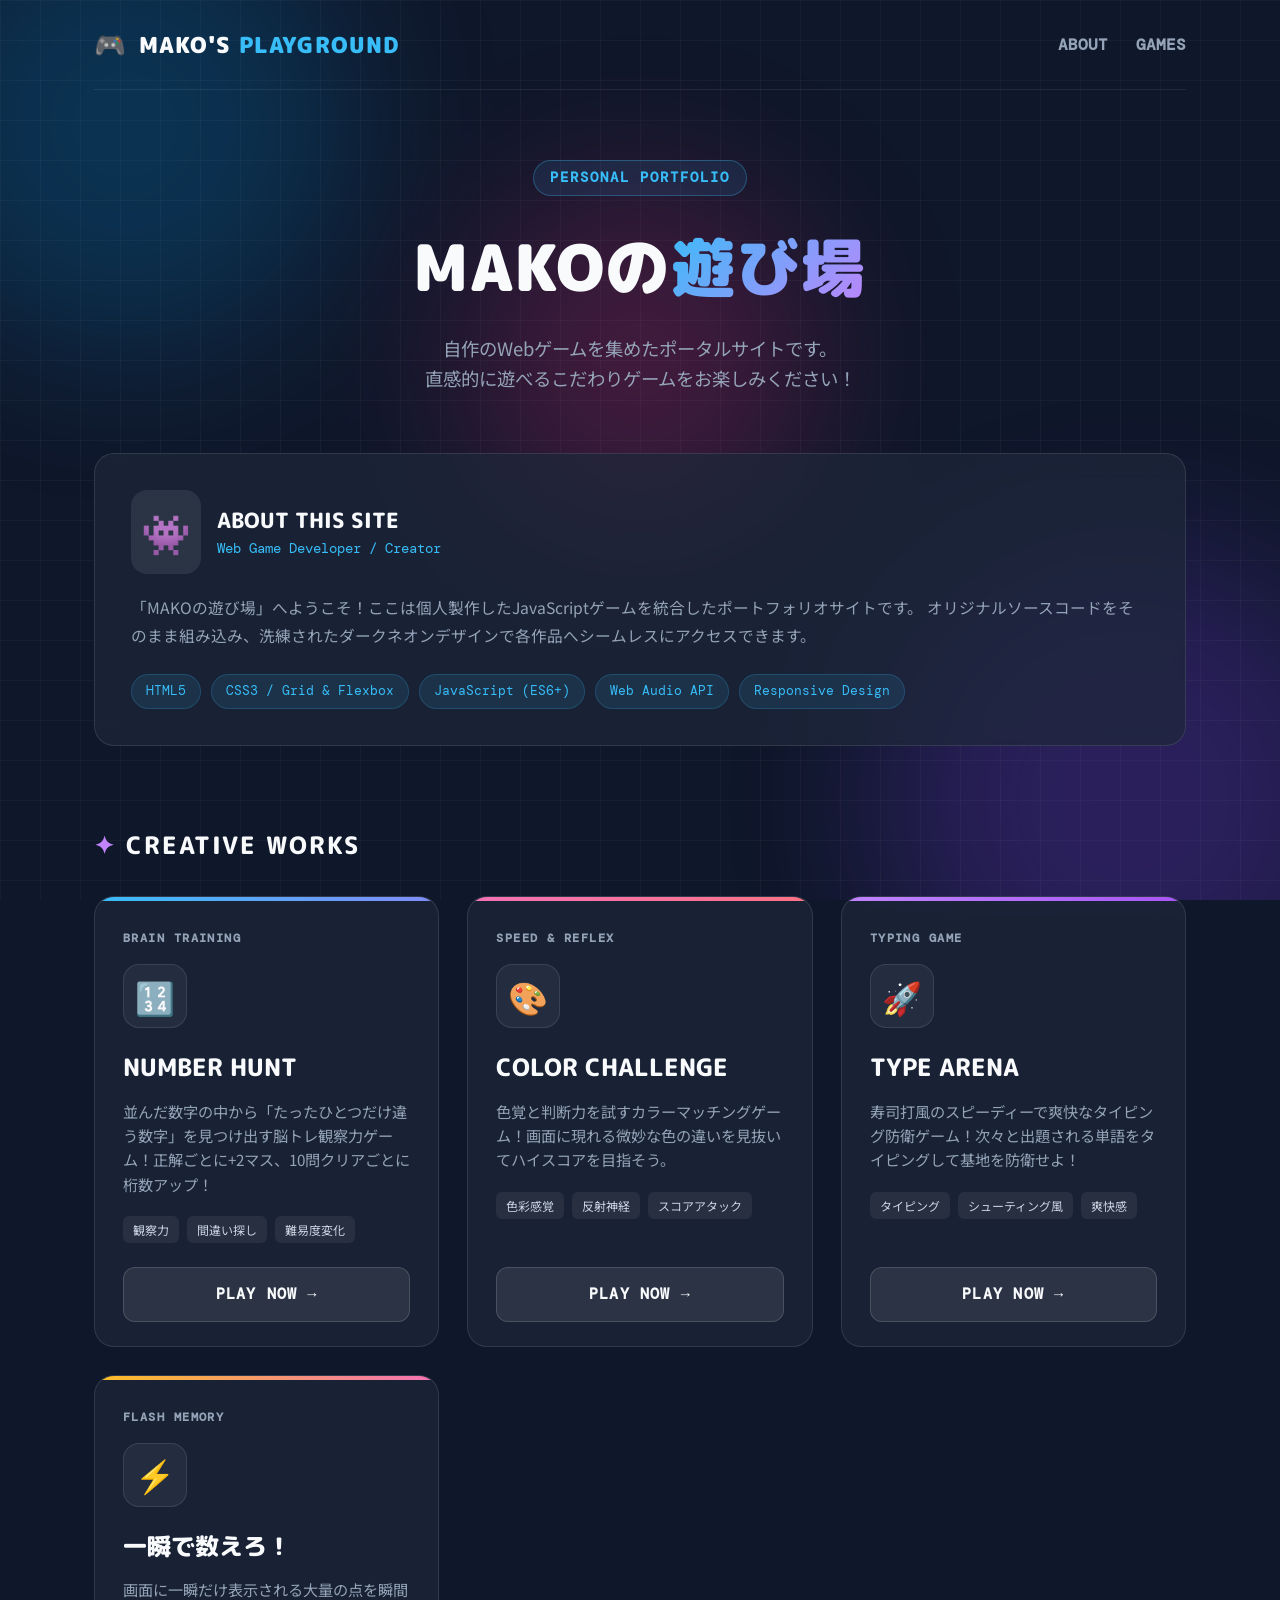
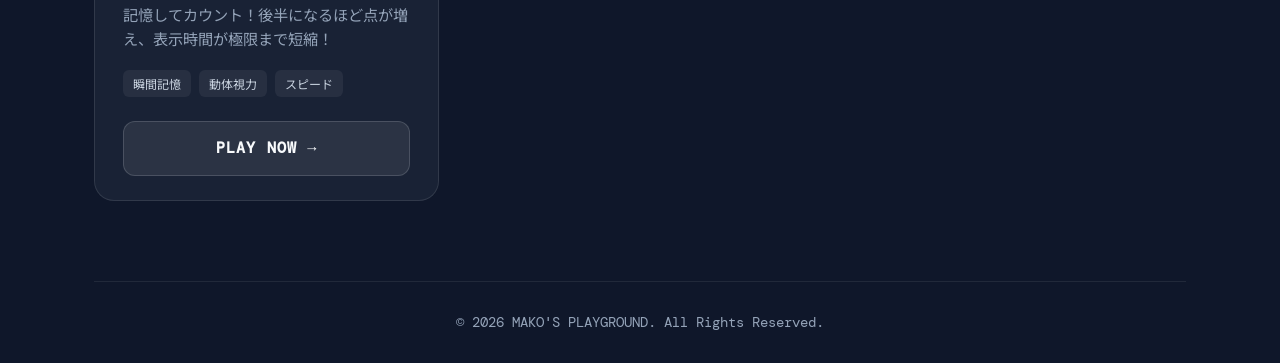
<file: index.html>
<!DOCTYPE html>
<html lang="ja">
<head>
    <meta charset="UTF-8">
    <meta name="viewport" content="width=device-width, initial-scale=1.0">
    <meta name="theme-color" content="#0f172a">
    <title>MAKOの遊び場 | Web Game Portfolio</title>
    <link rel="stylesheet" href="css/style.css">
    <link rel="preconnect" href="https://fonts.googleapis.com">
    <link rel="preconnect" href="https://fonts.gstatic.com" crossorigin>
    <link href="https://fonts.googleapis.com/css2?family=DM+Mono:wght@500;700&family=M+PLUS+Rounded+1c:wght@700;800;900&family=Noto+Sans+JP:wght@400;600;700;900&display=swap" rel="stylesheet">
</head>
<body>
    <div class="background-decor">
        <div class="blob blob-1"></div>
        <div class="blob blob-2"></div>
        <div class="blob blob-3"></div>
        <div class="grid-overlay"></div>
    </div>

    <div class="container">
        <!-- ヘッダー -->
        <header class="header">
            <div class="logo">
                <span class="logo-icon">🎮</span>
                <span class="logo-text">MAKO'S <span>PLAYGROUND</span></span>
            </div>
            <nav class="nav-links">
                <a href="#about">ABOUT</a>
                <a href="#works">GAMES</a>
            </nav>
        </header>

        <!-- ヒーローセクション -->
        <section class="hero">
            <div class="hero-badge">PERSONAL PORTFOLIO</div>
            <h1 class="hero-title">MAKOの<span>遊び場</span></h1>
            <p class="hero-subtitle">自作のWebゲームを集めたポータルサイトです。<br>直感的に遊べるこだわりゲームをお楽しみください！</p>
        </section>

        <!-- Aboutセクション (自己紹介欄を上部に配置) -->
        <section class="about-section" id="about" style="padding-bottom: 40px;">
            <div class="about-card">
                <div class="about-header">
                    <span class="about-avatar">👾</span>
                    <div>
                        <h3 class="about-name">ABOUT THIS SITE</h3>
                        <p class="about-role">Web Game Developer / Creator</p>
                    </div>
                </div>
                <p class="about-text">
                    「MAKOの遊び場」へようこそ！ここは個人製作したJavaScriptゲームを統合したポートフォリオサイトです。
                    オリジナルソースコードをそのまま組み込み、洗練されたダークネオンデザインで各作品へシームレスにアクセスできます。
                </p>
                <div class="tech-stack">
                    <span class="tech-badge">HTML5</span>
                    <span class="tech-badge">CSS3 / Grid & Flexbox</span>
                    <span class="tech-badge">JavaScript (ES6+)</span>
                    <span class="tech-badge">Web Audio API</span>
                    <span class="tech-badge">Responsive Design</span>
                </div>
            </div>
        </section>

        <!-- 作品一覧セクション -->
        <section class="works-section" id="works">
            <h2 class="section-title">
                <span class="title-icon">✦</span> CREATIVE WORKS
            </h2>

            <div class="cards-grid">
                <!-- Card 1: NUMBER HUNT -->
                <article class="game-card card-number">
                    <div class="card-tag">BRAIN TRAINING</div>
                    <div class="card-icon-wrap">
                        <span class="card-emoji">🔢</span>
                    </div>
                    <div class="card-body">
                        <h3 class="game-title">NUMBER HUNT</h3>
                        <p class="game-desc">並んだ数字の中から「たったひとつだけ違う数字」を見つけ出す脳トレ観察力ゲーム！正解ごとに+2マス、10問クリアごとに桁数アップ！</p>
                        <div class="game-tags">
                            <span>観察力</span>
                            <span>間違い探し</span>
                            <span>難易度変化</span>
                        </div>
                    </div>
                    <div class="card-footer">
                        <a href="number_hunt/index.html" class="play-btn">
                            PLAY NOW <span>→</span>
                        </a>
                    </div>
                </article>

                <!-- Card 2: COLOR CHALLENGE -->
                <article class="game-card card-color">
                    <div class="card-tag">SPEED & REFLEX</div>
                    <div class="card-icon-wrap">
                        <span class="card-emoji">🎨</span>
                    </div>
                    <div class="card-body">
                        <h3 class="game-title">COLOR CHALLENGE</h3>
                        <p class="game-desc">色覚と判断力を試すカラーマッチングゲーム！画面に現れる微妙な色の違いを見抜いてハイスコアを目指そう。</p>
                        <div class="game-tags">
                            <span>色彩感覚</span>
                            <span>反射神経</span>
                            <span>スコアアタック</span>
                        </div>
                    </div>
                    <div class="card-footer">
                        <a href="color_challenge/index.html" class="play-btn">
                            PLAY NOW <span>→</span>
                        </a>
                    </div>
                </article>

                <!-- Card 3: TYPE ARENA -->
                <article class="game-card card-type">
                    <div class="card-tag">TYPING GAME</div>
                    <div class="card-icon-wrap">
                        <span class="card-emoji">🚀</span>
                    </div>
                    <div class="card-body">
                        <h3 class="game-title">TYPE ARENA</h3>
                        <p class="game-desc">寿司打風のスピーディーで爽快なタイピング防衛ゲーム！次々と出題される単語をタイピングして基地を防衛せよ！</p>
                        <div class="game-tags">
                            <span>タイピング</span>
                            <span>シューティング風</span>
                            <span>爽快感</span>
                        </div>
                    </div>
                    <div class="card-footer">
                        <a href="type_arena/index.html" class="play-btn">
                            PLAY NOW <span>→</span>
                        </a>
                    </div>
                </article>
            
                <!-- Card 4: FLASH COUNT -->
                <article class="game-card card-flash">
                    <div class="card-tag">FLASH MEMORY</div>
                    <div class="card-icon-wrap">
                        <span class="card-emoji">⚡</span>
                    </div>
                    <div class="card-body">
                        <h3 class="game-title">一瞬で数えろ！</h3>
                        <p class="game-desc">画面に一瞬だけ表示される大量の点を瞬間記憶してカウント！後半になるほど点が増え、表示時間が極限まで短縮！</p>
                        <div class="game-tags">
                            <span>瞬間記憶</span>
                            <span>動体視力</span>
                            <span>スピード</span>
                        </div>
                    </div>
                    <div class="card-footer">
                        <a href="flash_count/index.html" class="play-btn">
                            PLAY NOW <span>→</span>
                        </a>
                    </div>
                </article>
            </div>
        </section>

        <!-- フッター -->
        <footer class="footer">
            <p>© 2026 MAKO'S PLAYGROUND. All Rights Reserved.</p>
        </footer>
    </div>
</body>
</html>
</file>
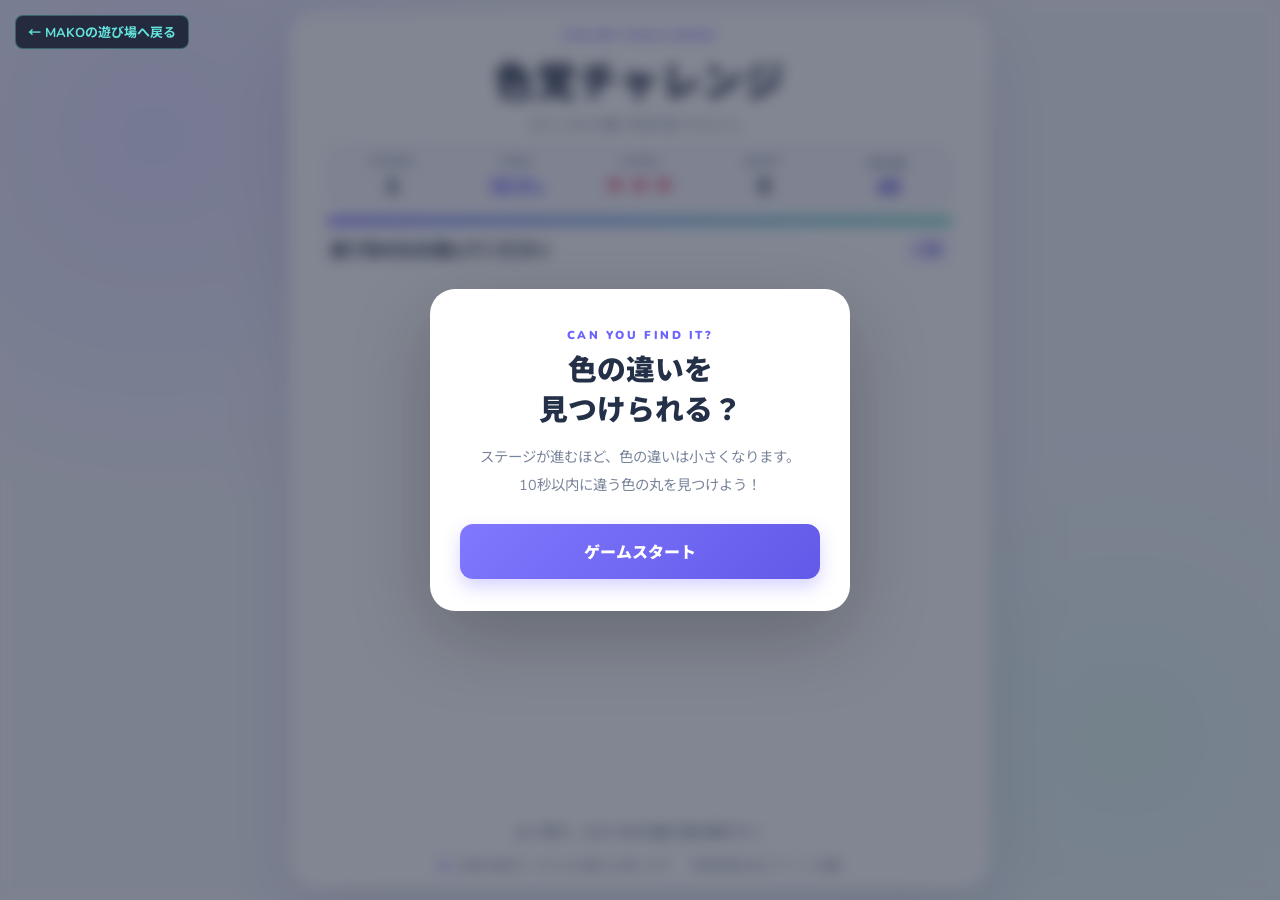
<file: color_challenge/index.html>
<!DOCTYPE html>
<html lang="ja">
<head>
    <meta charset="UTF-8">
    <meta name="viewport" content="width=device-width, initial-scale=1.0">
    <title>色覚チャレンジ</title>
    <link rel="stylesheet" href="css/style.css">
    <script src="js/script.js" defer></script>
</head>
<body><a href="../index.html" class="back-to-portal" style="position:absolute;top:15px;left:15px;color:#64e4dc;text-decoration:none;font-weight:bold;font-size:13px;z-index:99;padding:6px 12px;background:rgba(15,23,42,0.8);border:1px solid rgba(100,228,220,0.3);border-radius:8px;">← MAKOの遊び場へ戻る</a>
    <main class="game">
        <header class="header">
            <p class="eyebrow">COLOR CHALLENGE</p>
            <h1>色覚チャレンジ</h1>
            <p class="subtitle">ひとつだけ違う色を見つけよう。</p>
        </header>

        <section class="status-panel" aria-label="ゲーム状況">
            <div class="status-item">
                <span class="status-label">STAGE</span>
                <strong id="stage">1</strong>
            </div>
            <div class="status-item timer-item">
                <span class="status-label">TIME</span>
                <strong><span id="time">10.0</span><small> 秒</small></strong>
            </div>
            <div class="status-item">
                <span class="status-label">LIVES</span>
                <strong id="lives" class="lives" aria-label="残りライフ 3">♥ ♥ ♥</strong>
            </div>
            <div class="status-item">
                <span class="status-label">BEST</span>
                <strong id="best">0</strong>
            </div>
            <div class="status-item difference-item">
                <span class="status-label">色の差</span>
                <strong id="color-difference">48</strong>
            </div>
        </section>

        <div class="timer-track" aria-hidden="true">
            <div id="timer-bar" class="timer-bar"></div>
        </div>

        <section class="play-area">
            <div class="instruction-row">
                <h2 id="instruction">違う色の丸を選んでください</h2>
                <span id="circle-count" class="count-pill">4 個</span>
            </div>
            <div id="grid" class="circle-grid" aria-label="色を選択するエリア"></div>
            <p id="feedback" class="feedback" aria-live="polite">よく見て、ひとつだけ違う色を探そう！</p>
        </section>

        <section class="bottom-info">
            <div><span class="legend-dot"></span> 正解は毎回ランダムな位置に出現します</div>
            <div>制限時間は各ステージ <strong>10秒</strong></div>
        </section>
    </main>

    <div id="overlay" class="overlay">
        <div class="dialog">
            <p class="dialog-kicker">CAN YOU FIND IT?</p>
            <h2 id="dialog-title">色の違いを<br>見つけられる？</h2>
            <p id="dialog-message">ステージが進むほど、色の違いは小さくなります。<br>10秒以内に違う色の丸を見つけよう！</p>
            <button id="start-button" class="primary-button">ゲームスタート</button>
        </div>
    </div>
</body>
</html>
</file>
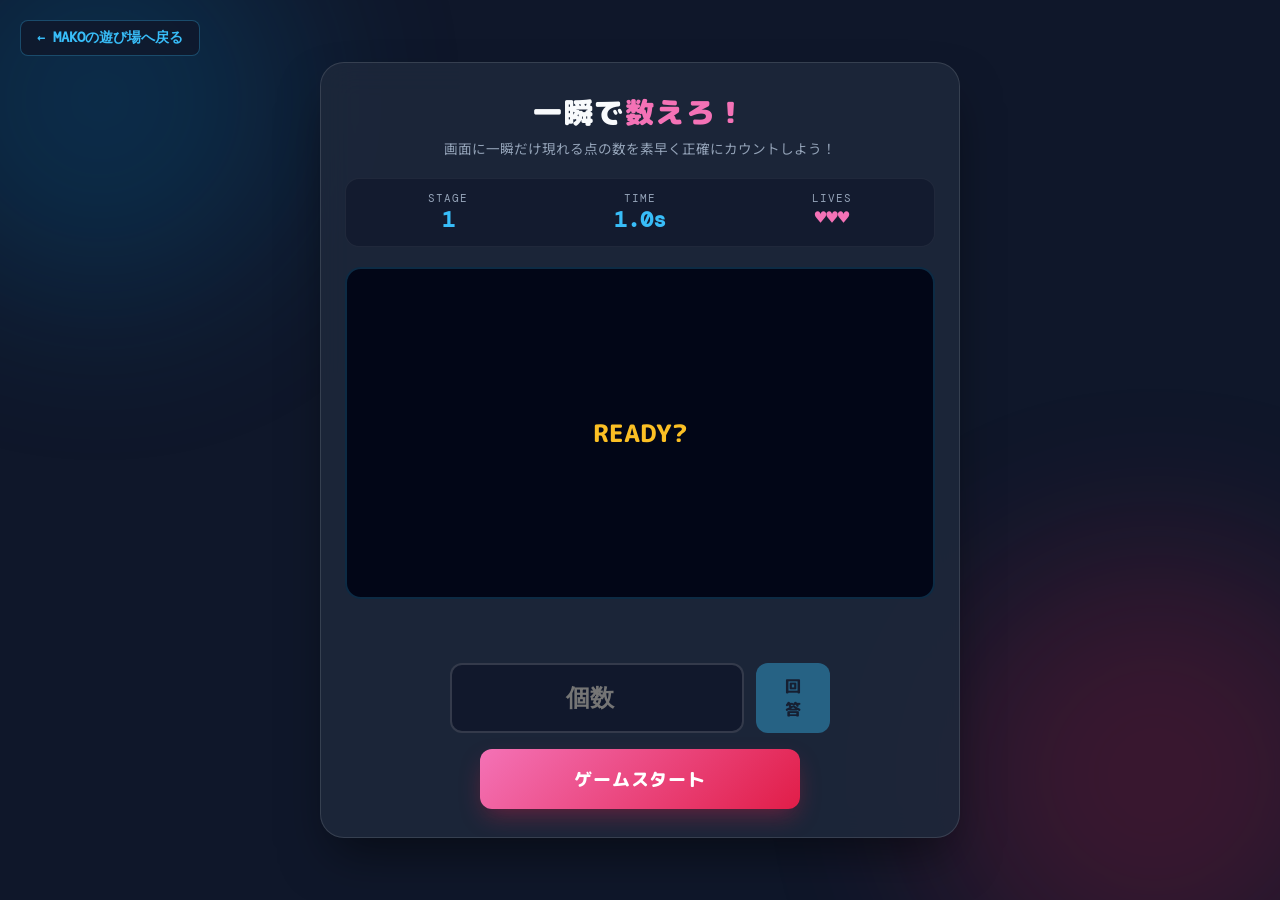
<file: flash_count/index.html>
<!DOCTYPE html>
<html lang="ja">
<head>
    <meta charset="UTF-8">
    <meta name="viewport" content="width=device-width, initial-scale=1.0">
    <meta name="theme-color" content="#0f172a">
    <title>一瞬で数えろ！ | FLASH COUNT</title>
    <link rel="preconnect" href="https://fonts.googleapis.com">
    <link rel="preconnect" href="https://fonts.gstatic.com" crossorigin>
    <link href="https://fonts.googleapis.com/css2?family=DM+Mono:wght@500;700&family=M+PLUS+Rounded+1c:wght@700;800;900&family=Noto+Sans+JP:wght@400;700;900&display=swap" rel="stylesheet">
    <link rel="stylesheet" href="css/style.css">
    <script src="js/script.js" defer></script>
</head>
<body>
    <div class="bg-decor">
        <div class="blob blob-1"></div>
        <div class="blob blob-2"></div>
    </div>

    <a href="../index.html" class="back-to-portal">← MAKOの遊び場へ戻る</a>

    <div class="game-container">
        <header>
            <h1>一瞬で<span>数えろ！</span></h1>
            <p class="game-desc">画面に一瞬だけ現れる点の数を素早く正確にカウントしよう！</p>
        </header>

        <div class="stats-bar">
            <div class="stat-item">
                <span class="stat-label">STAGE</span>
                <span class="stat-value" id="stage-val">1</span>
            </div>
            <div class="stat-item">
                <span class="stat-label">TIME</span>
                <span class="stat-value" id="time-val">1.0s</span>
            </div>
            <div class="stat-item">
                <span class="stat-label">LIVES</span>
                <span class="stat-value lives-value" id="lives-val">♥♥♥</span>
            </div>
        </div>

        <div class="stage-box">
            <canvas id="flash-canvas"></canvas>
            <div class="stage-overlay-text" id="overlay-text">READY?</div>
        </div>

        <div class="control-panel">
            <div class="feedback-msg" id="feedback-msg"></div>

            <form class="input-group" id="answer-form" onsubmit="return false;">
                <input type="number" id="answer-input" class="answer-input" placeholder="個数" min="1" disabled autocomplete="off">
                <button type="submit" id="submit-btn" class="btn btn-submit" disabled>回答</button>
            </form>

            <button id="start-btn" class="btn btn-start">ゲームスタート</button>
        </div>

        <!-- ゲームオーバーモーダル -->
        <div class="modal" id="gameover-modal">
            <h2>GAME OVER</h2>
            <div class="result-stage">
                到達ステージ
                <span id="final-stage">STAGE 1</span>
            </div>
            <button id="restart-btn" class="btn btn-start">もう一度挑戦する</button>
        </div>
    </div>
</body>
</html>
</file>
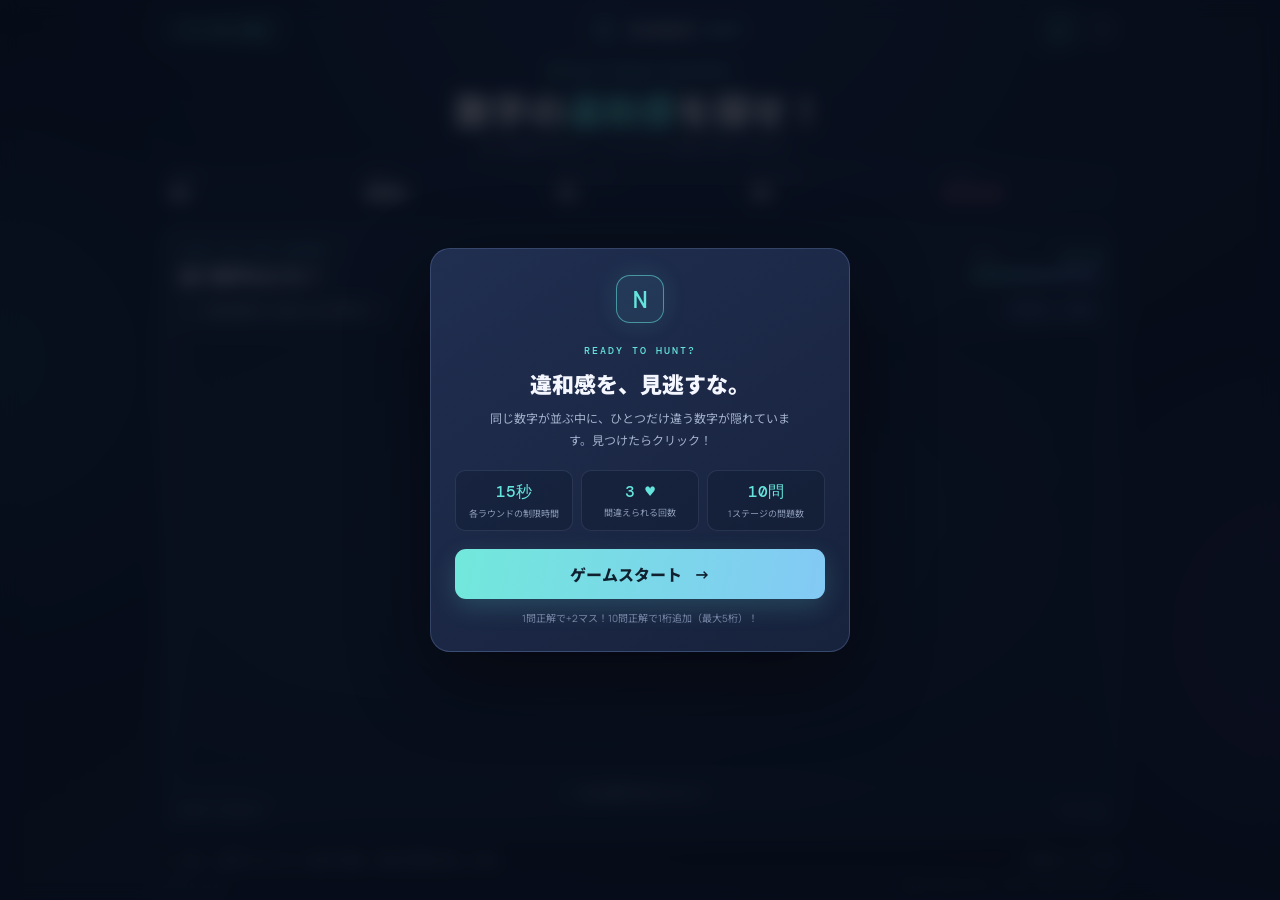
<file: number_hunt/index.html>
<!DOCTYPE html>
<html lang="ja">
<head>
    <meta charset="UTF-8">
    <meta name="viewport" content="width=device-width, initial-scale=1.0">
    <meta name="theme-color" content="#10172b">
    <title>NUMBER HUNT | 数字の違和感を探せ！</title>
    <link rel="stylesheet" href="css/style.css">
    <script src="js/script.js" defer></script>
</head>
<body>
    <div class="ambient ambient-one"></div>
    <div class="ambient ambient-two"></div>

    <main class="app-shell">
        <header class="topbar"><a href="../index.html" class="back-to-portal" style="display:inline-flex;align-items:center;gap:6px;color:#64e4dc;text-decoration:none;font-weight:bold;font-size:12px;margin-right:12px;padding:6px 10px;border:1px solid rgba(100,228,220,0.3);border-radius:8px;background:rgba(100,228,220,0.05);">← ポータルへ戻る</a>
            <a class="brand" href="#" aria-label="NUMBER HUNT ホーム">
                <span class="brand-mark">N</span>
                <span>NUMBER <b>HUNT</b></span>
            </a>
            <div class="top-actions">
                <button class="icon-button active" id="sound-toggle" type="button" aria-label="効果音をオフにする" title="効果音">♫</button>
                <button class="icon-button" id="help-button" type="button" aria-label="遊び方">?</button>
            </div>
        </header>

        <section class="hero">
            <div class="eyebrow"><span class="live-dot"></span> DAILY BRAIN TRAINING</div>
            <h1>数字の<span>違和感</span>を探せ！</h1>
            <p class="hero-copy">並んだ数字の中から、たったひとつの違いを見つけ出そう。</p>
        </section>

        <section class="stats-panel" aria-label="ゲーム状況">
            <div class="stat-card">
                <span class="stat-label">STAGE</span>
                <strong id="stage-value">01</strong>
            </div>
            <div class="stat-card">
                <span class="stat-label">SCORE</span>
                <strong id="score-value">0000</strong>
            </div>
            <div class="stat-card">
                <span class="stat-label">BEST STAGE</span>
                <strong id="best-value">01</strong>
            </div>
            <div class="stat-card">
                <span class="stat-label">MAX COUNT</span>
                <strong id="max-count-value">04</strong>
            </div>
            <div class="stat-card lives-card">
                <span class="stat-label">LIVES</span>
                <strong id="lives-value" aria-label="残りライフ">♥ ♥ ♥</strong>
            </div>
        </section>

        <section class="game-card">
            <div class="game-card-top">
                <div>
                    <span class="section-kicker">FIND THE ODD NUMBER</span>
                    <h2 id="prompt-title">違う数字はどれ？</h2>
                </div>
                <div class="timer-wrap">
                    <div class="timer-text"><span>TIME</span><strong id="timer-value">15.0</strong></div>
                    <div class="timer-track"><div id="timer-bar"></div></div>
                </div>
            </div>

            <div class="instruction-row">
                <span class="instruction-icon">◎</span>
                <span id="instruction-text">4個の数字から違うものを探そう！</span>
                <span class="difficulty-chip" id="difficulty-label">STAGE 1 · EASY</span>
            </div>

            <div class="number-board" id="number-board" aria-label="数字の選択エリア">
                <div class="loading-message">準備中...</div>
            </div>

            <div class="feedback" id="feedback" aria-live="polite">
                <span class="feedback-symbol">✦</span>
                <span id="feedback-text">違う数字を見つけよう！</span>
            </div>

            <div class="game-footer">
                <div class="progress-copy">
                    <span>ROUND PROGRESS</span>
                    <strong id="progress-text">0 / 10</strong>
                </div>
                <div class="progress-track"><div id="progress-bar"></div></div>
            </div>
        </section>

        <section class="bottom-row">
            <div class="tip-card">
                <span class="tip-icon">✧</span>
                <p><b>HINT</b>　正解するたびにマス数が2増加！桁数の微細な違いに注目。</p>
            </div>
            <button class="text-button" id="restart-button" type="button">↻ 最初からやり直す</button>
        </section>

        <footer class="footer">
            <span>NUMBER HUNT</span>
            <span>TRAIN YOUR EYES. TRUST YOUR INSTINCT.</span>
        </footer>
    </main>

    <div class="overlay hidden" id="start-overlay">
        <div class="modal start-modal">
            <div class="modal-emblem">N</div>
            <span class="section-kicker">READY TO HUNT?</span>
            <h2>違和感を、見逃すな。</h2>
            <p>同じ数字が並ぶ中に、ひとつだけ違う数字が隠れています。見つけたらクリック！</p>
            <div class="rules-grid">
                <div><b>15秒</b><span>各ラウンドの制限時間</span></div>
                <div><b>3 ♥</b><span>間違えられる回数</span></div>
                <div><b>10問</b><span>1ステージの問題数</span></div>
            </div>
            <button class="primary-button" id="start-button" type="button">ゲームスタート <span>→</span></button>
            <small>1問正解で+2マス！10問正解で1桁追加（最大5桁）！</small>
        </div>
    </div>

    <div class="overlay hidden" id="result-overlay">
        <div class="modal result-modal">
            <div class="result-icon" id="result-icon">★</div>
            <span class="section-kicker" id="result-kicker">STAGE CLEAR</span>
            <h2 id="result-title">ステージクリア！</h2>
            <p id="result-description">すばらしい観察力です。</p>
            <div class="result-stats">
                <div><span>今回のスコア</span><b id="result-score">0</b></div>
                <div><span>到達ステージ</span><b id="result-stage">1</b></div>
                <div><span>最高ステージ</span><b id="result-best">1</b></div>
                <div><span>最大数字数</span><b id="result-max-count">4</b></div>
            </div>
            <button class="primary-button" id="continue-button" type="button">もう一度挑戦 <span>→</span></button>
        </div>
    </div>

    <div class="overlay hidden" id="help-overlay">
        <div class="modal help-modal">
            <button class="modal-close" id="close-help" type="button" aria-label="閉じる">×</button>
            <span class="section-kicker">HOW TO PLAY</span>
            <h2>遊び方</h2>
            <ol>
                <li>並んだ数字の中から、ひとつだけ違う数字を探します。</li>
                <li>見つけた数字をクリックすると回答できます。</li>
                <li>1問正解するごとに数字のマスが2つ増加します（最大100マス）。</li>
                <li>10問正解（1ステージクリア）ごとに桁数が1桁ずつ増加し、最大5桁（MASTER）まで難易度アップ！</li>
            </ol>
            <p class="help-note">マス数や桁数が増えても文字サイズとグリッドが自動調整され、画面をスクロールせずにプレイできます。</p>
            <button class="primary-button" id="help-ok" type="button">わかった！</button>
        </div>
    </div>
</body>
</html>
</file>
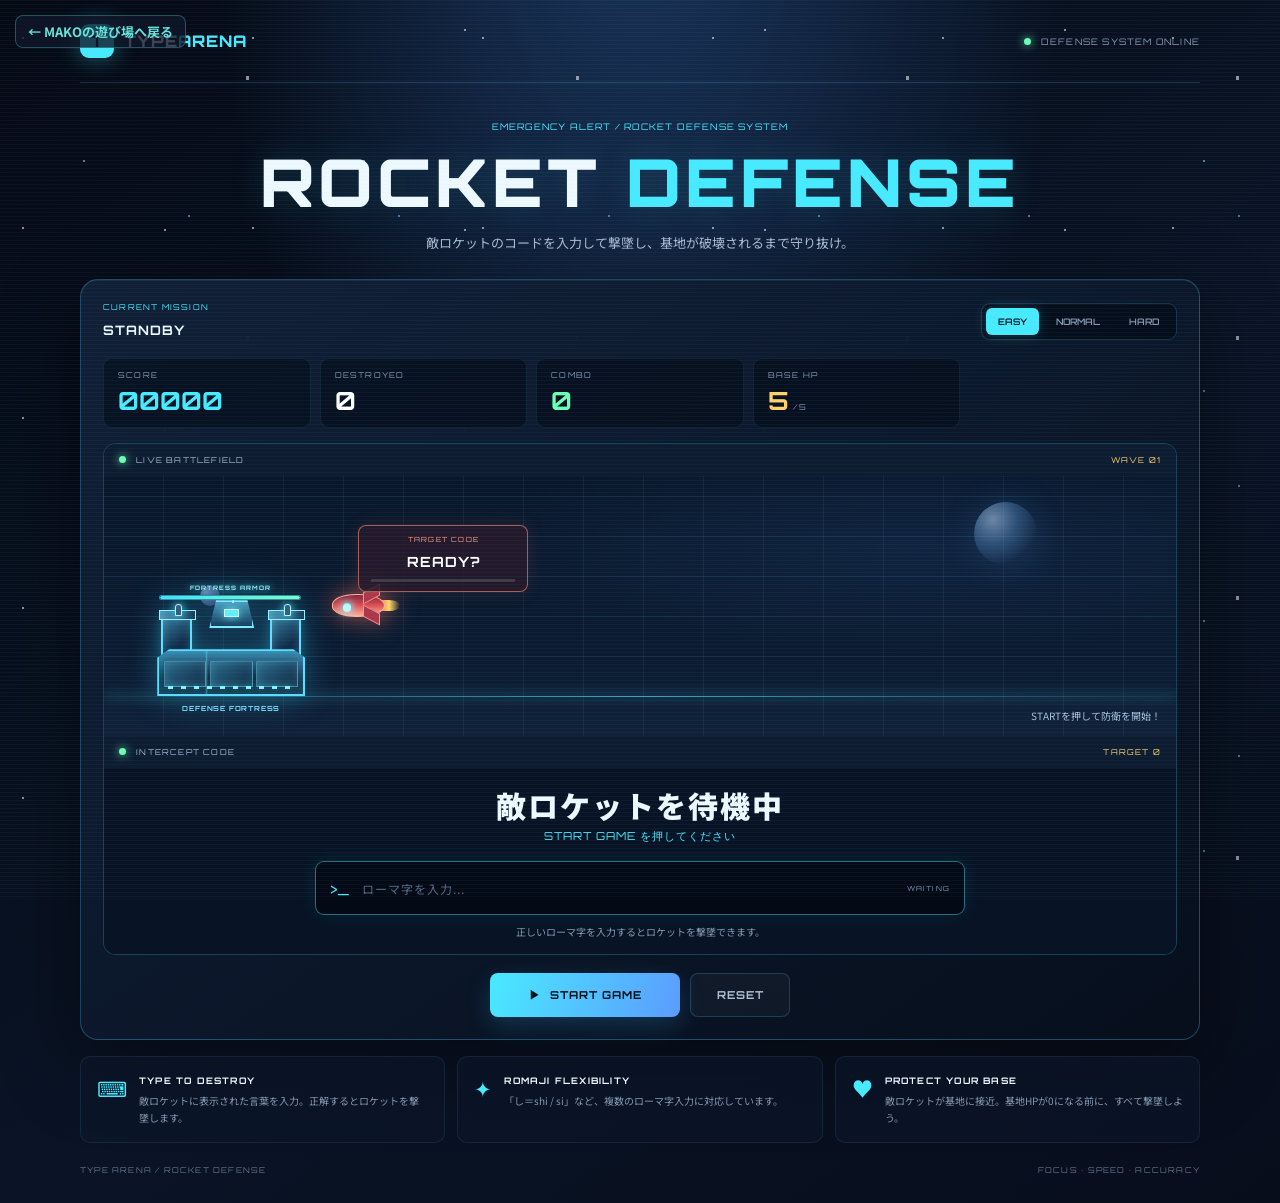
<file: type_arena/index.html>
<!DOCTYPE html>
<html lang="ja">
<head>
    <meta charset="UTF-8">
    <meta name="viewport" content="width=device-width, initial-scale=1.0">
    <meta name="description" content="ローマ字タイピングで敵ロケットを撃ち落とすゲーム TYPE ARENA">
    <title>TYPE ARENA - ROCKET DEFENSE</title>
    <link rel="preconnect" href="https://fonts.googleapis.com">
    <link rel="preconnect" href="https://fonts.gstatic.com" crossorigin>
    <link href="https://fonts.googleapis.com/css2?family=Orbitron:wght@500;600;700;800;900&family=Noto+Sans+JP:wght@400;500;700;900&display=swap" rel="stylesheet">
    <link rel="stylesheet" href="css/style.css">
    <script src="js/script.js" defer></script>
</head>
<body><a href="../index.html" class="back-to-portal" style="position:absolute;top:15px;left:15px;color:#64e4dc;text-decoration:none;font-weight:bold;font-size:13px;z-index:99;padding:6px 12px;background:rgba(15,23,42,0.8);border:1px solid rgba(100,228,220,0.3);border-radius:8px;">← MAKOの遊び場へ戻る</a>
    <div class="starfield"></div>
    <div class="scanlines"></div>

    <main class="app">
        <header class="header">
            <a class="logo" href="#">
                <span class="logo-mark">T</span>
                <span>TYPE<span class="logo-accent">ARENA</span></span>
            </a>
            <div class="header-status"><span class="status-dot"></span> DEFENSE SYSTEM ONLINE</div>
        </header>

        <section class="hero">
            <p class="eyebrow">EMERGENCY ALERT / ROCKET DEFENSE SYSTEM</p>
            <h1>ROCKET <span>DEFENSE</span></h1>
            <p>敵ロケットのコードを入力して撃墜し、基地が破壊されるまで守り抜け。</p>
        </section>

        <section class="game-shell">
            <div class="top-bar">
                <div class="mission-info">
                    <span class="section-label">CURRENT MISSION</span>
                    <strong id="mission-state">STANDBY</strong>
                </div>
                <div class="difficulty" role="group" aria-label="難易度">
                    <button class="mode-button active" data-mode="easy">EASY</button>
                    <button class="mode-button" data-mode="normal">NORMAL</button>
                    <button class="mode-button" data-mode="hard">HARD</button>
                </div>
            </div>

            <div class="stats">
                <div class="stat"><span>SCORE</span><strong id="score">00000</strong></div>
                <div class="stat"><span>DESTROYED</span><strong id="destroyed">0</strong></div>
                <div class="stat"><span>COMBO</span><strong id="combo">0</strong></div>
                <div class="stat base-stat"><span>BASE HP</span><strong id="base-hp">5</strong><small>/ 5</small></div>
            </div>

            <div class="battlefield" id="battlefield">
                <div class="battlefield-header">
                    <span><i class="live-dot"></i> LIVE BATTLEFIELD</span>
                    <span id="wave-label">WAVE 01</span>
                </div>

                <div class="space-scene">
                    <div class="planet planet-one"></div>
                    <div class="planet planet-two"></div>
                    <div class="battle-lines"></div>
                    <div class="base fortress" id="fortress" aria-label="防衛要塞">
                        <div class="fortress-hp">
                            <span>FORTRESS ARMOR</span>
                            <div class="fortress-hp-track">
                                <div id="base-hp-fill"></div>
                            </div>
                        </div>
                        <div class="fortress-tower tower-left">
                            <i></i>
                        </div>
                        <div class="fortress-tower tower-right">
                            <i></i>
                        </div>
                        <div class="fortress-command">
                            <div class="command-window"></div>
                            <div class="command-antenna"></div>
                        </div>
                        <div class="fortress-wall">
                            <div class="wall-panel panel-left"></div>
                            <div class="wall-panel panel-center"></div>
                            <div class="wall-panel panel-right"></div>
                            <div class="fortress-lights"></div>
                        </div>
                        <div class="fortress-label">DEFENSE FORTRESS</div>
                    </div>
                    <div class="rocket-lane" id="rocket-lane">
                        <div class="rocket" id="rocket">
                            <div class="rocket-flame"></div>
                            <div class="rocket-body"></div>
                            <div class="rocket-window"></div>
                            <div class="rocket-fin fin-left"></div>
                            <div class="rocket-fin fin-right"></div>
                        </div>
                        <div class="rocket-target" id="rocket-target">
                            <span class="target-caption">TARGET CODE</span>
                            <strong id="target-word">READY?</strong>
                            <div class="target-progress"><div id="target-progress-bar"></div></div>
                        </div>
                    </div>
                    <div class="explosion hidden" id="explosion">✹</div>
                    <div class="battle-message" id="battle-message">STARTを押して防衛を開始！</div>
                    <div class="ground-line"></div>
                </div>

                <div class="typing-console">
                    <div class="console-heading">
                        <span><i class="live-dot"></i> INTERCEPT CODE</span>
                        <span id="word-counter">TARGET 0</span>
                    </div>
                    <div class="japanese-word" id="japanese-word">敵ロケットを待機中</div>
                    <div class="reading-hint" id="reading-hint">START GAME を押してください</div>
                    <div class="input-box" id="input-box">
                        <span class="prompt">&gt;_</span>
                        <input id="typing-input" type="text" placeholder="ローマ字を入力..." autocomplete="off" autocapitalize="off" spellcheck="false" disabled>
                        <span class="input-state" id="input-state">WAITING</span>
                    </div>
                    <div class="input-feedback" id="feedback" aria-live="polite">正しいローマ字を入力するとロケットを撃墜できます。</div>
                </div>
            </div>

            <div class="game-controls">
                <button class="start-button" id="start-button"><span>▶</span> <b id="start-label">START GAME</b></button>
                <button class="reset-button" id="reset-button">RESET</button>
            </div>
        </section>

        <section class="guide-grid">
            <article class="guide-card"><span class="guide-icon">⌨</span><div><h3>TYPE TO DESTROY</h3><p>敵ロケットに表示された言葉を入力。正解するとロケットを撃墜します。</p></div></article>
            <article class="guide-card"><span class="guide-icon">✦</span><div><h3>ROMAJI FLEXIBILITY</h3><p>「し＝shi / si」など、複数のローマ字入力に対応しています。</p></div></article>
            <article class="guide-card"><span class="guide-icon">♥</span><div><h3>PROTECT YOUR BASE</h3><p>敵ロケットが基地に接近。基地HPが0になる前に、すべて撃墜しよう。</p></div></article>
        </section>

        <footer class="footer"><span>TYPE ARENA / ROCKET DEFENSE</span><span>FOCUS · SPEED · ACCURACY</span></footer>
    </main>

    <div class="modal-backdrop hidden" id="result-modal">
        <section class="result-modal" role="dialog" aria-modal="true" aria-labelledby="result-title">
            <p class="eyebrow">DEFENSE REPORT</p>
            <h2 id="result-title">MISSION <span>RESULT</span></h2>
            <div class="result-rank" id="result-rank">WELL DONE!</div>
            <div class="result-grid">
                <div><span>SCORE</span><strong id="result-score">0</strong></div>
                <div><span>DESTROYED</span><strong id="result-destroyed">0</strong></div>
                <div><span>MAX COMBO</span><strong id="result-combo">0</strong></div>
                <div><span>BASE HP</span><strong id="result-hp">0</strong></div>
            </div>
            <button class="start-button result-retry" id="retry-button">PLAY AGAIN</button>
        </section>
    </div>
</body>
</html>
</file>
<file: css/style.css>
:root {
    --bg-dark: #0f172a;
    --card-bg: rgba(30, 41, 59, 0.7);
    --card-border: rgba(255, 255, 255, 0.1);
    --text-main: #f8fafc;
    --text-sub: #94a3b8;
    --accent-cyan: #38bdf8;
    --accent-purple: #c084fc;
    --accent-pink: #f472b6;
    --font-heading: 'M PLUS Rounded 1c', 'Noto Sans JP', sans-serif;
    --font-body: 'Noto Sans JP', sans-serif;
    --font-mono: 'DM Mono', monospace;
}

* { box-sizing: border-box; margin: 0; padding: 0; }
html { scroll-behavior: smooth; }
body { background-color: var(--bg-dark); color: var(--text-main); font-family: var(--font-body); min-height: 100vh; overflow-x: hidden; line-height: 1.6; }

.background-decor { position: fixed; top: 0; left: 0; width: 100vw; height: 100vh; z-index: -1; overflow: hidden; pointer-events: none; }
.blob { position: absolute; border-radius: 50%; filter: blur(80px); opacity: 0.25; animation: float 20s infinite ease-in-out alternate; }
.blob-1 { width: 450px; height: 450px; background: #0284c7; top: -100px; left: -100px; }
.blob-2 { width: 500px; height: 500px; background: #7c3aed; bottom: -150px; right: -100px; animation-delay: -7s; }
.blob-3 { width: 350px; height: 350px; background: #db2777; top: 40%; left: 50%; transform: translate(-50%, -50%); animation-delay: -14s; }

@keyframes float {
    0% { transform: translate(0, 0) scale(1); }
    50% { transform: translate(40px, -50px) scale(1.1); }
    100% { transform: translate(-30px, 30px) scale(0.95); }
}

.grid-overlay { position: absolute; inset: 0; background-image: linear-gradient(rgba(255, 255, 255, 0.03) 1px, transparent 1px), linear-gradient(90deg, rgba(255, 255, 255, 0.03) 1px, transparent 1px); background-size: 40px 40px; }
.container { max-width: 1140px; margin: 0 auto; padding: 0 24px; }

.header { display: flex; justify-content: space-between; align-items: center; padding: 24px 0; border-bottom: 1px solid rgba(255, 255, 255, 0.08); }
.logo { display: flex; align-items: center; gap: 12px; font-family: var(--font-heading); font-size: 1.4rem; font-weight: 900; letter-spacing: 0.05em; }
.logo-icon { font-size: 1.6rem; }
.logo-text span { color: var(--accent-cyan); }
.nav-links a { color: var(--text-sub); text-decoration: none; font-family: var(--font-mono); font-weight: 700; margin-left: 24px; transition: color 0.2s; }
.nav-links a:hover { color: var(--accent-cyan); }

.hero { text-align: center; padding: 70px 20px 60px; }
.hero-badge { display: inline-block; padding: 6px 16px; background: rgba(56, 189, 248, 0.1); border: 1px solid rgba(56, 189, 248, 0.3); border-radius: 30px; color: var(--accent-cyan); font-family: var(--font-mono); font-size: 0.85rem; font-weight: 700; letter-spacing: 0.15em; margin-bottom: 20px; }
.hero-title { font-family: var(--font-heading); font-size: clamp(2.5rem, 6vw, 4rem); font-weight: 900; letter-spacing: 0.02em; margin-bottom: 16px; }
.hero-title span { background: linear-gradient(135deg, var(--accent-cyan), var(--accent-purple)); -webkit-background-clip: text; -webkit-text-fill-color: transparent; }
.hero-subtitle { color: var(--text-sub); font-size: 1.15rem; max-width: 600px; margin: 0 auto; }

.works-section { padding: 40px 0 80px; }
.section-title { font-family: var(--font-heading); font-size: 1.5rem; font-weight: 800; letter-spacing: 0.08em; margin-bottom: 32px; display: flex; align-items: center; gap: 10px; }
.title-icon { color: var(--accent-purple); }
.cards-grid { display: grid; grid-template-columns: repeat(auto-fit, minmax(320px, 1fr)); gap: 28px; }

.game-card { background: var(--card-bg); backdrop-filter: blur(12px); border: 1px solid var(--card-border); border-radius: 20px; padding: 32px 28px 24px; display: flex; flex-direction: column; position: relative; transition: transform 0.3s cubic-bezier(0.175, 0.885, 0.32, 1.275), border-color 0.3s, box-shadow 0.3s; overflow: hidden; }
.game-card::before { content: ''; position: absolute; top: 0; left: 0; width: 100%; height: 4px; background: linear-gradient(90deg, transparent, transparent); transition: background 0.3s; }
.card-number::before { background: linear-gradient(90deg, #38bdf8, #818cf8); }
.card-color::before { background: linear-gradient(90deg, #f472b6, #fb7185); }
.card-type::before { background: linear-gradient(90deg, #c084fc, #a855f7); }

.game-card:hover { transform: translateY(-8px); border-color: rgba(255, 255, 255, 0.25); box-shadow: 0 20px 40px rgba(0, 0, 0, 0.4); }
.card-tag { font-family: var(--font-mono); font-size: 0.75rem; font-weight: 700; letter-spacing: 0.12em; color: var(--text-sub); margin-bottom: 16px; }
.card-icon-wrap { width: 64px; height: 64px; border-radius: 16px; background: rgba(255, 255, 255, 0.05); border: 1px solid rgba(255, 255, 255, 0.1); display: grid; place-items: center; margin-bottom: 20px; }
.card-emoji { font-size: 2rem; }
.card-body { flex: 1; }
.game-title { font-family: var(--font-heading); font-size: 1.5rem; font-weight: 800; margin-bottom: 12px; }
.game-desc { color: var(--text-sub); font-size: 0.95rem; line-height: 1.6; margin-bottom: 20px; }
.game-tags { display: flex; flex-wrap: wrap; gap: 8px; margin-bottom: 24px; }
.game-tags span { font-size: 0.75rem; padding: 4px 10px; background: rgba(255, 255, 255, 0.06); border-radius: 6px; color: #cbd5e1; }
.card-footer { margin-top: auto; }
.play-btn { display: flex; align-items: center; justify-content: center; gap: 10px; width: 100%; padding: 14px; background: rgba(255, 255, 255, 0.08); border: 1px solid rgba(255, 255, 255, 0.15); border-radius: 12px; color: var(--text-main); font-family: var(--font-mono); font-size: 0.95rem; font-weight: 700; text-decoration: none; letter-spacing: 0.08em; transition: all 0.2s; }

.card-number .play-btn:hover { background: #0284c7; border-color: #38bdf8; box-shadow: 0 0 20px rgba(56, 189, 248, 0.4); }
.card-color .play-btn:hover { background: #e11d48; border-color: #fb7185; box-shadow: 0 0 20px rgba(251, 113, 133, 0.4); }
.card-type .play-btn:hover { background: #9333ea; border-color: #c084fc; box-shadow: 0 0 20px rgba(192, 132, 252, 0.4); }

.about-section { padding-bottom: 80px; }
.about-card { background: var(--card-bg); backdrop-filter: blur(12px); border: 1px solid var(--card-border); border-radius: 20px; padding: 36px; }
.about-header { display: flex; align-items: center; gap: 16px; margin-bottom: 20px; }
.about-avatar { font-size: 2.5rem; background: rgba(255, 255, 255, 0.08); padding: 10px; border-radius: 16px; }
.about-name { font-family: var(--font-heading); font-size: 1.3rem; font-weight: 800; }
.about-role { color: var(--accent-cyan); font-family: var(--font-mono); font-size: 0.85rem; }
.about-text { color: var(--text-sub); font-size: 0.98rem; line-height: 1.8; margin-bottom: 24px; }
.tech-stack { display: flex; flex-wrap: wrap; gap: 10px; }
.tech-badge { font-family: var(--font-mono); font-size: 0.8rem; padding: 6px 14px; background: rgba(56, 189, 248, 0.1); border: 1px solid rgba(56, 189, 248, 0.2); border-radius: 20px; color: var(--accent-cyan); }

.footer { text-align: center; padding: 30px 0; border-top: 1px solid rgba(255, 255, 255, 0.08); color: var(--text-sub); font-family: var(--font-mono); font-size: 0.85rem; }

@media (max-width: 640px) {
    .header { flex-direction: column; gap: 12px; }
    .hero { padding: 40px 10px 40px; }
    .cards-grid { grid-template-columns: 1fr; }
}

.card-flash::before { background: linear-gradient(90deg, #fbbf24, #f472b6); }
.card-flash .play-btn:hover { background: #d97706; border-color: #fbbf24; box-shadow: 0 0 20px rgba(251, 191, 36, 0.4); }
</file>
<file: color_challenge/css/style.css>
@import url('https://fonts.googleapis.com/css2?family=Nunito:wght@400;600;700;800;900&family=Noto+Sans+JP:wght@400;500;700;900&display=swap');

:root {
    --ink: #243047;
    --muted: #78849a;
    --accent: #6c63ff;
    --panel: #ffffff;
    --background: #f2f4fb;
}

* {
    box-sizing: border-box;
}

body {
    height: 100vh;
    height: 100svh;
    min-height: 0;
    margin: 0;
    padding: 12px;
    display: grid;
    place-items: center;
    overflow: hidden;
    color: var(--ink);
    background:
        radial-gradient(circle at 12% 15%, #e4e2ff 0, transparent 28%),
        radial-gradient(circle at 88% 82%, #dff5f1 0, transparent 25%),
        var(--background);
    font-family: 'Nunito', 'Noto Sans JP', sans-serif;
}

button {
    font: inherit;
}

.game {
    width: min(100%, 700px);
    height: min(100%, 900px);
    min-height: 0;
    display: flex;
    flex-direction: column;
    padding: clamp(7px, 1.5vh, 15px) clamp(12px, 4vw, 36px);
    overflow: hidden;
    background: rgba(255, 255, 255, 0.94);
    border: 1px solid rgba(255, 255, 255, 0.9);
    border-radius: 28px;
    box-shadow: 0 24px 70px rgba(48, 57, 93, 0.12);
}

.header {
    text-align: center;
}

.eyebrow,
.dialog-kicker {
    margin: 0 0 7px;
    color: var(--accent);
    font-size: 0.72rem;
    font-weight: 900;
    letter-spacing: 0.22em;
}

h1 {
    margin: 0;
    font-size: clamp(1.8rem, 5vw, 2.5rem);
    font-weight: 900;
    letter-spacing: 0.04em;
}

.subtitle {
    margin: 3px 0 clamp(6px, 1vh, 10px);
    color: var(--muted);
    font-size: 0.92rem;
}

.status-panel {
    display: grid;
    grid-template-columns: repeat(5, minmax(0, 1fr));
    gap: 5px;
    padding: 10px 6px;
    background: #f6f7fc;
    border-radius: 17px;
}

.status-item {
    display: grid;
    justify-items: center;
    gap: 2px;
}

.status-label {
    color: var(--muted);
    font-size: clamp(0.52rem, 1.5vw, 0.68rem);
    font-weight: 900;
    letter-spacing: 0.13em;
}

.status-item strong {
    font-size: clamp(0.9rem, 2.5vw, 1.3rem);
    font-weight: 900;
    font-variant-numeric: tabular-nums;
}

.timer-item strong {
    color: var(--accent);
}

.lives {
    color: #f06b83;
    font-size: clamp(0.75rem, 2.1vw, 1.1rem) !important;
    letter-spacing: 0.05em;
    white-space: nowrap;
}

.timer-item small {
    font-size: 0.62rem;
}

.difference-item strong {
    color: #5f59d9;
}

.timer-track {
    flex: 0 0 8px;
    height: 8px;
    margin: 6px 0 clamp(6px, 1vh, 10px);
    overflow: hidden;
    background: #e8eaf3;
    border-radius: 99px;
}

.timer-bar {
    width: 100%;
    height: 100%;
    background: linear-gradient(90deg, #7c73ff, #5ed5bd);
    border-radius: inherit;
    transition: width 0.08s linear, background 0.2s;
}

.timer-bar.warning {
    background: linear-gradient(90deg, #ffb454, #ff6f7d);
}

.play-area {
    min-height: 0;
    flex: 1;
    display: flex;
    flex-direction: column;
    padding: 0 3px;
}

.instruction-row {
    display: flex;
    align-items: center;
    justify-content: space-between;
    gap: 10px;
    margin-bottom: clamp(5px, 0.8vh, 9px);
}

.instruction-row h2 {
    margin: 0;
    font-size: clamp(0.92rem, 3vw, 1.08rem);
    font-weight: 800;
}

.count-pill {
    flex: 0 0 auto;
    padding: 6px 11px;
    color: #5f59d9;
    background: #eeedff;
    border-radius: 99px;
    font-size: 0.78rem;
    font-weight: 900;
}

.circle-grid {
    --columns: 2;
    --rows: 2;
    display: grid;
    grid-template-columns: repeat(var(--columns), minmax(0, 1fr));
    grid-template-rows: repeat(var(--rows), minmax(0, 1fr));
    gap: clamp(5px, 1.3vmin, 10px);
    width: min(100%, 36svh, 420px);
    max-height: calc(100% - 76px);
    aspect-ratio: 1;
    flex: 0 1 auto;
    min-height: 0;
    margin: auto;
    align-content: stretch;
}

.color-circle {
    width: 100%;
    height: 100%;
    min-width: 0;
    min-height: 0;
    padding: 0;
    border: 0;
    border-radius: 50%;
    cursor: pointer;
    box-shadow:
        inset 0 5px 10px rgba(255, 255, 255, 0.18),
        inset 0 -7px 13px rgba(0, 0, 0, 0.08),
        0 5px 12px rgba(36, 48, 71, 0.10);
    transition: transform 0.15s, box-shadow 0.15s;
    -webkit-tap-highlight-color: transparent;
}

.color-circle:hover {
    transform: scale(1.055);
    box-shadow: 0 9px 20px rgba(36, 48, 71, 0.17);
}

.color-circle:focus-visible {
    outline: 4px solid var(--accent);
    outline-offset: 4px;
}

.color-circle:disabled {
    cursor: default;
}

.color-circle.correct {
    outline: 4px solid #35b98f;
    outline-offset: 4px;
    transform: scale(0.94);
}

/* 間違えたときに正解の丸を3秒間、緑色に点滅させる */
.color-circle.reveal-correct {
    animation: correct-blink 0.5s ease-in-out 6;
}

@keyframes correct-blink {
    0%, 100% {
        outline: 4px solid #2ecc71;
        outline-offset: 3px;
        box-shadow: 0 0 0 3px rgba(46, 204, 113, 0.12);
    }

    50% {
        outline: 4px solid transparent;
        outline-offset: 3px;
        box-shadow: none;
    }
}

.color-circle.wrong {
    animation: wrong-shake 0.28s ease;
}

@keyframes wrong-shake {
    0%, 100% { transform: translateX(0); }
    25% { transform: translateX(-5px); }
    75% { transform: translateX(5px); }
}

.feedback {
    flex: 0 0 auto;
    min-height: 22px;
    margin: clamp(3px, 0.6vh, 6px) 0 0;
    color: var(--muted);
    text-align: center;
    font-size: 0.85rem;
    font-weight: 700;
}

.feedback.success {
    color: #1a9b76;
}

.feedback.error {
    color: #e05b68;
}

.bottom-info {
    flex: 0 0 auto;
    display: flex;
    flex-wrap: wrap;
    justify-content: center;
    gap: 8px 20px;
    margin-top: clamp(4px, 0.7vh, 8px);
    padding-top: clamp(4px, 0.7vh, 8px);
    border-top: 1px solid #edf0f6;
    color: var(--muted);
    font-size: 0.72rem;
}

.legend-dot {
    display: inline-block;
    width: 8px;
    height: 8px;
    margin-right: 5px;
    background: #8c85ff;
    border-radius: 50%;
}

.overlay {
    position: fixed;
    inset: 0;
    z-index: 5;
    display: grid;
    place-items: center;
    padding: 20px;
    background: rgba(28, 35, 57, 0.55);
    backdrop-filter: blur(7px);
}

.overlay.hidden {
    display: none;
}

.dialog {
    width: min(100%, 420px);
    padding: 38px 30px 32px;
    background: white;
    border-radius: 25px;
    text-align: center;
    box-shadow: 0 25px 80px rgba(0, 0, 0, 0.22);
    animation: dialog-in 0.3s ease both;
}

@keyframes dialog-in {
    from { opacity: 0; transform: translateY(12px) scale(0.97); }
    to { opacity: 1; transform: translateY(0) scale(1); }
}

.dialog h2 {
    margin: 8px 0 13px;
    font-size: 1.8rem;
    line-height: 1.4;
    font-weight: 900;
}

.dialog p:not(.dialog-kicker) {
    margin: 0 0 25px;
    color: var(--muted);
    font-size: 0.9rem;
    line-height: 1.9;
}

.primary-button {
    width: 100%;
    padding: 15px 20px;
    color: white;
    background: linear-gradient(135deg, #8178ff, #6259e8);
    border: 0;
    border-radius: 13px;
    box-shadow: 0 8px 18px rgba(108, 99, 255, 0.28);
    font-size: 1rem;
    font-weight: 900;
    cursor: pointer;
    transition: transform 0.15s, box-shadow 0.15s;
}

.primary-button:hover {
    transform: translateY(-2px);
    box-shadow: 0 11px 22px rgba(108, 99, 255, 0.35);
}

@media (max-width: 480px) {
    body {
        padding: 7px;
    }

    .game {
        padding: 12px 12px;
        border-radius: 20px;
    }

    .circle-grid {
        width: min(100%, 38svh, 430px);
        width: min(100%, 38svh, 430px);
        max-height: calc(100% - 52px);
        gap: 7px;
    }

    .bottom-info {
        flex-direction: column;
        align-items: center;
        gap: 4px;
        font-size: 0.66rem;
    }

    .subtitle {
        font-size: 0.8rem;
    }

    .instruction-row {
        margin-bottom: 9px;
    }

    .feedback {
        font-size: 0.76rem;
    }
}

@media (max-height: 650px) {
    body {
        padding: 5px;
    }

    .game {
        padding-top: 8px;
        padding-bottom: 8px;
    }

    .subtitle {
        margin-bottom: 8px;
    }

    .timer-track {
        margin-bottom: 8px;
    }

    .bottom-info {
        margin-top: 5px;
        padding-top: 5px;
    }

    .feedback {
        margin-top: 5px;
    }

    .circle-grid {
        width: min(100%, 29svh, 360px);
        max-height: calc(100% - 68px);
    }
}

@media (prefers-reduced-motion: reduce) {
    *, *::before, *::after {
        animation-duration: 0.01ms !important;
        transition-duration: 0.01ms !important;
    }
}
</file>
<file: flash_count/css/style.css>
:root {
    --bg-dark: #0f172a;
    --card-bg: rgba(30, 41, 59, 0.85);
    --card-border: rgba(255, 255, 255, 0.12);
    --text-main: #f8fafc;
    --text-sub: #94a3b8;
    --accent-cyan: #38bdf8;
    --accent-pink: #f472b6;
    --accent-amber: #fbbf24;
    --accent-green: #34d399;
    --accent-red: #f87171;
    --font-heading: 'M PLUS Rounded 1c', 'Noto Sans JP', sans-serif;
    --font-mono: 'DM Mono', monospace;
}

* {
    box-sizing: border-box;
    margin: 0;
    padding: 0;
}

body {
    background-color: var(--bg-dark);
    color: var(--text-main);
    font-family: 'Noto Sans JP', sans-serif;
    min-height: 100vh;
    display: flex;
    flex-direction: column;
    align-items: center;
    justify-content: center;
    padding: 16px;
    overflow-x: hidden;
}

/* 背景のアニメーション装飾 */
.bg-decor {
    position: fixed;
    inset: 0;
    z-index: -1;
    pointer-events: none;
    overflow: hidden;
}

.blob {
    position: absolute;
    border-radius: 50%;
    filter: blur(90px);
    opacity: 0.2;
    animation: float 18s infinite ease-in-out alternate;
}

.blob-1 { width: 400px; height: 400px; background: #0284c7; top: -100px; left: -100px; }
.blob-2 { width: 450px; height: 450px; background: #e11d48; bottom: -100px; right: -100px; animation-delay: -9s; }

@keyframes float {
    0% { transform: translate(0, 0) scale(1); }
    50% { transform: translate(30px, -40px) scale(1.08); }
    100% { transform: translate(-20px, 20px) scale(0.95); }
}

/* ポータルに戻るボタン */
.back-to-portal {
    position: absolute;
    top: 20px;
    left: 20px;
    color: var(--accent-cyan);
    text-decoration: none;
    font-family: var(--font-mono);
    font-weight: 700;
    font-size: 0.85rem;
    padding: 8px 16px;
    background: rgba(15, 23, 42, 0.8);
    border: 1px solid rgba(56, 189, 248, 0.3);
    border-radius: 8px;
    transition: all 0.2s;
    z-index: 10;
}

.back-to-portal:hover {
    background: var(--accent-cyan);
    color: var(--bg-dark);
    box-shadow: 0 0 15px rgba(56, 189, 248, 0.4);
}

/* メインゲームコンテナ */
.game-container {
    width: min(100%, 640px);
    background: var(--card-bg);
    backdrop-filter: blur(16px);
    border: 1px solid var(--card-border);
    border-radius: 24px;
    padding: 28px 24px;
    box-shadow: 0 25px 50px -12px rgba(0, 0, 0, 0.5);
    position: relative;
    text-align: center;
}

header h1 {
    font-family: var(--font-heading);
    font-size: 1.8rem;
    font-weight: 900;
    letter-spacing: 0.05em;
    margin-bottom: 4px;
}

header h1 span {
    color: var(--accent-pink);
}

.game-desc {
    color: var(--text-sub);
    font-size: 0.85rem;
    margin-bottom: 20px;
}

/* ステータス表示 */
.stats-bar {
    display: grid;
    grid-template-columns: repeat(3, 1fr);
    gap: 12px;
    background: rgba(15, 23, 42, 0.6);
    border: 1px solid rgba(255, 255, 255, 0.06);
    border-radius: 14px;
    padding: 12px;
    margin-bottom: 20px;
}

.stat-item {
    display: flex;
    flex-direction: column;
    align-items: center;
}

.stat-label {
    font-family: var(--font-mono);
    font-size: 0.7rem;
    color: var(--text-sub);
    letter-spacing: 0.1em;
}

.stat-value {
    font-family: var(--font-mono);
    font-size: 1.4rem;
    font-weight: 700;
    color: var(--accent-cyan);
}

.lives-value {
    color: var(--accent-pink);
    font-size: 1.2rem;
}

/* フラッシュエリア (キャンバス) */
.stage-box {
    position: relative;
    width: 100%;
    aspect-ratio: 16 / 9;
    background: #020617;
    border: 2px solid rgba(56, 189, 248, 0.2);
    border-radius: 16px;
    overflow: hidden;
    margin-bottom: 20px;
    display: flex;
    align-items: center;
    justify-content: center;
}

#flash-canvas {
    width: 100%;
    height: 100%;
    display: block;
}

.stage-overlay-text {
    position: absolute;
    font-family: var(--font-heading);
    font-size: 1.5rem;
    font-weight: 800;
    color: var(--accent-amber);
    pointer-events: none;
    transition: opacity 0.3s;
}

/* 入力＆操作エリア */
.control-panel {
    display: flex;
    flex-direction: column;
    gap: 16px;
    align-items: center;
}

.input-group {
    display: flex;
    gap: 12px;
    width: 100%;
    max-width: 380px;
}

.answer-input {
    flex: 1;
    background: rgba(15, 23, 42, 0.8);
    border: 2px solid rgba(255, 255, 255, 0.15);
    border-radius: 12px;
    color: var(--text-main);
    font-family: var(--font-mono);
    font-size: 1.5rem;
    font-weight: 700;
    text-align: center;
    outline: none;
    transition: border-color 0.2s;
}

.answer-input:focus {
    border-color: var(--accent-cyan);
    box-shadow: 0 0 12px rgba(56, 189, 248, 0.3);
}

.btn {
    padding: 12px 28px;
    border: none;
    border-radius: 12px;
    font-family: var(--font-heading);
    font-weight: 800;
    font-size: 1rem;
    cursor: pointer;
    transition: all 0.2s;
    letter-spacing: 0.05em;
}

.btn-submit {
    background: var(--accent-cyan);
    color: #0f172a;
}

.btn-submit:hover:not(:disabled) {
    background: #0284c7;
    color: #fff;
    box-shadow: 0 0 20px rgba(56, 189, 248, 0.4);
}

.btn:disabled {
    opacity: 0.4;
    cursor: not-allowed;
}

.btn-start {
    width: 100%;
    max-width: 320px;
    padding: 16px;
    background: linear-gradient(135deg, var(--accent-pink), #e11d48);
    color: #fff;
    font-size: 1.15rem;
    box-shadow: 0 10px 25px -5px rgba(225, 29, 72, 0.4);
}

.btn-start:hover {
    transform: translateY(-2px);
    box-shadow: 0 15px 30px -5px rgba(225, 29, 72, 0.6);
}

/* フィードバックメッセージ */
.feedback-msg {
    min-height: 28px;
    font-family: var(--font-heading);
    font-weight: 700;
    font-size: 1.1rem;
}

.feedback-msg.correct { color: var(--accent-green); }
.feedback-msg.wrong { color: var(--accent-red); }

/* ゲームオーバーモーダル */
.modal {
    position: absolute;
    inset: 0;
    background: rgba(15, 23, 42, 0.95);
    backdrop-filter: blur(12px);
    border-radius: 24px;
    display: flex;
    flex-direction: column;
    align-items: center;
    justify-content: center;
    padding: 30px;
    z-index: 20;
    opacity: 0;
    pointer-events: none;
    transition: opacity 0.3s ease;
}

.modal.active {
    opacity: 1;
    pointer-events: auto;
}

.modal h2 {
    font-family: var(--font-heading);
    font-size: 2.2rem;
    color: var(--accent-pink);
    margin-bottom: 12px;
}

.result-stage {
    font-family: var(--font-mono);
    font-size: 1.2rem;
    color: var(--text-sub);
    margin-bottom: 24px;
}

.result-stage span {
    font-size: 2.5rem;
    font-weight: 700;
    color: var(--accent-amber);
    display: block;
    margin-top: 4px;
}
</file>
<file: number_hunt/css/style.css>
@import url('https://fonts.googleapis.com/css2?family=DM+Mono:wght@400;500;700&family=Manrope:wght@400;500;600;700;800&family=Noto+Sans+JP:wght@400;500;600;700;800;900&display=swap');

:root {
    --bg: #10172b;
    --panel: rgba(24, 34, 59, 0.88);
    --panel-light: #202d4c;
    --text: #f4f7ff;
    --muted: #8d9ab8;
    --cyan: #64e4dc;
    --blue: #7b9cff;
    --pink: #ff7eaa;
    --green: #74e0b1;
    --danger: #ff7188;
    --line: rgba(164, 186, 235, 0.13);
    --mono: 'DM Mono', monospace;
    --sans: 'Manrope', 'Noto Sans JP', sans-serif;
}

* {
    box-sizing: border-box;
}

html, body {
    margin: 0;
    width: 100%;
    height: 100%;
}

body {
    min-height: 100vh;
    min-height: 100svh;
    overflow: hidden;
    color: var(--text);
    background:
        radial-gradient(circle at 50% -15%, rgba(73, 107, 190, .24), transparent 38rem),
        linear-gradient(145deg, #10172b 0%, #121b32 55%, #10172b 100%);
    font-family: var(--sans);
}

button {
    font: inherit;
}

.ambient {
    position: fixed;
    z-index: 0;
    pointer-events: none;
    filter: blur(90px);
    opacity: .16;
    width: 24rem;
    height: 24rem;
    border-radius: 50%;
}
.ambient-one { background: #3b8fbb; top: 18%; left: -13rem; }
.ambient-two { background: #7759bb; right: -14rem; bottom: 8%; }

.app-shell {
    position: relative;
    z-index: 1;
    width: min(100% - 32px, 960px);
    height: 100vh;
    height: 100svh;
    min-height: 0;
    margin: 0 auto;
    padding: 12px 0 10px;
    display: flex;
    flex-direction: column;
    overflow: hidden;
}

/* ヘッダー */
.topbar {
    display: flex;
    align-items: center;
    justify-content: space-between;
    flex: 0 0 auto;
}
.brand {
    display: inline-flex;
    align-items: center;
    gap: 10px;
    color: var(--text);
    text-decoration: none;
    font-size: 13px;
    font-weight: 800;
    letter-spacing: .16em;
}
.brand b { color: var(--cyan); }
.brand-mark {
    display: grid;
    place-items: center;
    width: 31px;
    height: 31px;
    border: 1px solid rgba(100,228,220,.55);
    border-radius: 9px;
    color: var(--cyan);
    font: 500 17px var(--mono);
    box-shadow: 0 0 18px rgba(100,228,220,.12);
}
.top-actions { display: flex; gap: 8px; }
.icon-button {
    width: 35px;
    height: 35px;
    border: 1px solid var(--line);
    border-radius: 10px;
    color: #b6c3df;
    background: rgba(255,255,255,.035);
    cursor: pointer;
    transition: .2s;
}
.icon-button:hover, .icon-button.active {
    color: var(--cyan);
    border-color: rgba(100,228,220,.5);
    background: rgba(100,228,220,.08);
}

/* ヒーローエリア */
.hero {
    flex: 0 0 auto;
    text-align: center;
    padding: 10px 0 8px;
}
.eyebrow, .section-kicker { color: var(--cyan); font: 500 10px var(--mono); letter-spacing: .2em; }
.eyebrow {
    display: inline-flex;
    align-items: center;
    gap: 9px;
    padding: 5px 12px;
    border: 1px solid rgba(100,228,220,.18);
    border-radius: 30px;
    background: rgba(100,228,220,.045);
}
.live-dot {
    width: 6px;
    height: 6px;
    border-radius: 50%;
    background: var(--green);
    box-shadow: 0 0 9px var(--green);
}
.hero h1 {
    margin: 6px 0 4px;
    font-size: clamp(22px, 4vw, 36px);
    font-weight: 900;
    letter-spacing: .025em;
    line-height: 1.2;
}
.hero h1 span { color: var(--cyan); text-shadow: 0 0 25px rgba(100,228,220,.2); }
.hero-copy { margin: 0; color: var(--muted); font-size: 12px; }

/* ステータスパネル */
.stats-panel {
    flex: 0 0 auto;
    display: grid;
    grid-template-columns: repeat(5, minmax(0, 1fr));
    gap: 8px;
    margin-bottom: 9px;
}
.stat-card {
    min-width: 0;
    min-height: 50px;
    display: flex;
    flex-direction: column;
    justify-content: center;
    gap: 2px;
    padding: 6px 10px;
    border: 1px solid var(--line);
    border-radius: 12px;
    background: rgba(26, 38, 66, .7);
}
.stat-label { color: #7f8eae; font: 500 8px var(--mono); letter-spacing: .11em; white-space: nowrap; }
.stat-card strong { color: #f6f8ff; font: 700 16px var(--mono); letter-spacing: .02em; }
.lives-card strong { color: var(--pink); font: 700 14px var(--sans); letter-spacing: .12em; white-space: nowrap; }

/* メインゲームカード */
.game-card {
    flex: 1 1 auto;
    min-height: 0;
    display: flex;
    flex-direction: column;
    padding: 14px 18px 10px;
    border: 1px solid rgba(155,181,238,.17);
    border-radius: 18px;
    background: linear-gradient(145deg, rgba(30,43,72,.94), rgba(22,32,55,.96));
    box-shadow: 0 18px 55px rgba(0,0,0,.22), inset 0 1px 0 rgba(255,255,255,.035);
    overflow: hidden;
}
.game-card-top {
    display: flex;
    align-items: center;
    justify-content: space-between;
    gap: 15px;
    flex: 0 0 auto;
}
.game-card h2 { margin: 3px 0 0; font-size: 18px; font-weight: 800; }
.timer-wrap { width: 130px; }
.timer-text { display: flex; justify-content: space-between; align-items: center; margin-bottom: 5px; }
.timer-text span { color: var(--muted); font: 500 9px var(--mono); letter-spacing: .15em; }
.timer-text strong { color: var(--cyan); font: 500 16px var(--mono); }
.timer-track, .progress-track { height: 5px; overflow: hidden; border-radius: 10px; background: rgba(5,10,23,.55); }
#timer-bar {
    width: 100%;
    height: 100%;
    border-radius: inherit;
    background: linear-gradient(90deg, var(--cyan), var(--blue));
    transition: width .12s linear, background .2s;
}
#timer-bar.warning { background: linear-gradient(90deg, #ffbd70, var(--danger)); }

.instruction-row {
    display: flex;
    align-items: center;
    gap: 8px;
    margin: 10px 0 8px;
    color: #bdc9e2;
    font-size: 12px;
    flex: 0 0 auto;
}
.instruction-icon { color: var(--cyan); font-size: 16px; }
.difficulty-chip {
    margin-left: auto;
    padding: 4px 8px;
    border: 1px solid rgba(123,156,255,.23);
    border-radius: 20px;
    color: #a9bbef;
    background: rgba(123,156,255,.07);
    font: 500 9px var(--mono);
    letter-spacing: .08em;
    white-space: nowrap;
}

/* 数字ボード (グリッド) - 厳格にサイズ制御 */
.number-board {
    --cols: 2;
    --cell-font-size: 18px;
    display: grid;
    grid-template-columns: repeat(var(--cols), 1fr);
    gap: clamp(3px, 0.8vw, 8px);
    width: 100%;
    height: 100%;
    min-height: 0;
    flex: 1 1 auto;
    margin: 0 auto;
    padding: 8px;
    align-content: center;
    justify-content: center;
    overflow: hidden;
    border: 1px solid rgba(135,164,224,.11);
    border-radius: 14px;
    background: radial-gradient(ellipse at center, rgba(70,91,143,.13), rgba(8,15,31,.2));
}

.number-tile {
    position: relative;
    display: flex;
    align-items: center;
    justify-content: center;
    width: 100%;
    height: 100%;
    min-width: 0;
    min-height: 0;
    padding: 0 2px;
    border: 1px solid rgba(153,177,228,.16);
    border-radius: 6px;
    color: #e9efff;
    background: linear-gradient(145deg, rgba(51,68,108,.75), rgba(35,49,82,.82));
    font-family: var(--mono);
    font-weight: 700;
    font-size: var(--cell-font-size);
    line-height: 1;
    letter-spacing: -0.02em;
    text-align: center;
    white-space: nowrap;
    overflow: hidden;
    cursor: pointer;
    user-select: none;
    transition: transform .12s, border-color .12s, background .12s, box-shadow .12s;
    animation: tile-in .2s both;
}

.number-tile:hover:not(:disabled) {
    z-index: 2;
    transform: scale(1.04);
    border-color: rgba(100,228,220,.75);
    background: linear-gradient(145deg, rgba(55,95,117,.9), rgba(35,65,91,.95));
    box-shadow: 0 4px 14px rgba(0,0,0,.3), 0 0 12px rgba(100,228,220,.2);
}
.number-tile:focus-visible { outline: 2px solid var(--cyan); outline-offset: 2px; }
.number-tile:disabled { cursor: default; }

.number-tile.correct {
    border-color: var(--green);
    color: #aaffd7;
    background: rgba(49,154,113,.35);
    box-shadow: 0 0 0 2px rgba(116,224,177,.2), 0 0 18px rgba(116,224,177,.25);
    z-index: 3;
}
.number-tile.wrong {
    border-color: var(--danger);
    color: #ffc0cb;
    background: rgba(255,113,136,.25);
    animation: shake .25s;
}
.number-tile.reveal {
    border-color: var(--green);
    background: rgba(49,154,113,.3);
    animation: reveal-pulse .65s ease-in-out 3;
    z-index: 3;
}

.loading-message {
    grid-column: 1 / -1;
    padding: 40px 0;
    color: var(--muted);
    text-align: center;
}

.feedback {
    flex: 0 0 auto;
    min-height: 24px;
    display: flex;
    justify-content: center;
    align-items: center;
    gap: 8px;
    padding-top: 6px;
    color: #aebbd5;
    font-size: 12px;
}
.feedback-symbol { color: var(--cyan); }
.feedback.success { color: var(--green); }
.feedback.error { color: #ff9aaa; }

.game-footer { flex: 0 0 auto; margin-top: 4px; }
.progress-copy {
    display: flex;
    justify-content: space-between;
    margin-bottom: 5px;
    color: #8392b1;
    font: 500 9px var(--mono);
    letter-spacing: .12em;
}
.progress-copy strong { color: #b9c7e3; font-weight: 500; }
.progress-track { height: 4px; }
#progress-bar {
    width: 0;
    height: 100%;
    border-radius: inherit;
    background: linear-gradient(90deg, var(--cyan), #8ba8ff);
    transition: width .3s;
}

.bottom-row {
    flex: 0 0 auto;
    display: flex;
    justify-content: space-between;
    align-items: center;
    gap: 15px;
    margin-top: 8px;
}
.tip-card { display: flex; align-items: center; gap: 8px; color: #8e9dbb; font-size: 11px; }
.tip-card p { margin: 0; }
.tip-card b { color: #aebcda; font: 500 9px var(--mono); letter-spacing: .12em; }
.tip-icon { color: #e7c77c; font-size: 15px; }
.text-button {
    border: 0;
    padding: 5px 0;
    color: #8190af;
    background: transparent;
    font-size: 11px;
    cursor: pointer;
    white-space: nowrap;
}
.text-button:hover { color: var(--cyan); }

.footer {
    flex: 0 0 auto;
    display: flex;
    justify-content: space-between;
    margin-top: 8px;
    color: #586784;
    font: 500 8px var(--mono);
    letter-spacing: .12em;
}

/* モーダル */
.overlay {
    position: fixed;
    z-index: 10;
    inset: 0;
    display: grid;
    place-items: center;
    padding: 15px;
    background: rgba(5,9,20,.78);
    backdrop-filter: blur(9px);
}
.overlay.hidden { display: none; }
.modal {
    position: relative;
    width: min(100%, 420px);
    padding: 26px 24px;
    border: 1px solid rgba(149,178,239,.23);
    border-radius: 20px;
    background: linear-gradient(145deg, #202e50, #17223c);
    box-shadow: 0 25px 80px rgba(0,0,0,.45);
    text-align: center;
    animation: modal-in .3s both;
}
.modal-emblem {
    display: grid;
    place-items: center;
    width: 48px;
    height: 48px;
    margin: 0 auto 14px;
    border: 1px solid rgba(100,228,220,.55);
    border-radius: 14px;
    color: var(--cyan);
    background: rgba(100,228,220,.08);
    font: 500 24px var(--mono);
    box-shadow: 0 0 25px rgba(100,228,220,.12);
}
.modal h2 { margin: 8px 0 8px; font-size: 22px; font-weight: 900; }
.modal > p { margin: 0 auto; max-width: 320px; color: #a5b2ce; font-size: 12px; line-height: 1.8; }
.rules-grid { display: grid; grid-template-columns: repeat(3, 1fr); gap: 8px; margin: 18px 0; }
.rules-grid div {
    display: flex;
    flex-direction: column;
    gap: 4px;
    padding: 10px 4px;
    border: 1px solid var(--line);
    border-radius: 10px;
    background: rgba(8,15,30,.22);
}
.rules-grid b { color: var(--cyan); font: 500 16px var(--mono); }
.rules-grid span { color: #8f9db9; font-size: 9px; }
.primary-button {
    width: 100%;
    display: flex;
    align-items: center;
    justify-content: center;
    gap: 12px;
    padding: 13px 18px;
    border: 0;
    border-radius: 11px;
    color: #10202e;
    background: linear-gradient(100deg, #72e8db, #83c9f5);
    box-shadow: 0 8px 25px rgba(100,228,220,.18);
    font-weight: 800;
    cursor: pointer;
    transition: transform .2s, filter .2s;
}
.primary-button:hover { transform: translateY(-2px); filter: brightness(1.06); }
.primary-button span { font-size: 16px; }
.modal small { display: block; margin-top: 11px; color: #7787a7; font-size: 10px; }
.result-icon { margin-bottom: 10px; color: #f5d17a; font-size: 32px; text-shadow: 0 0 20px rgba(245,209,122,.25); }
.result-stats { display: grid; grid-template-columns: repeat(4, 1fr); gap: 6px; margin: 18px 0; }
.result-stats div { display: flex; flex-direction: column; gap: 5px; padding: 10px 2px; border: 1px solid var(--line); border-radius: 10px; }
.result-stats span { color: #8998b7; font-size: 8px; }
.result-stats b { color: var(--cyan); font: 500 17px var(--mono); }
.modal-close {
    position: absolute;
    top: 12px;
    right: 14px;
    width: 28px;
    height: 28px;
    border: 0;
    border-radius: 8px;
    color: #9eacc9;
    background: rgba(255,255,255,.06);
    font-size: 20px;
    cursor: pointer;
}
.help-modal { text-align: left; }
.help-modal h2 { margin-bottom: 14px; }
.help-modal ol { padding-left: 20px; color: #b2bfd9; font-size: 12px; line-height: 2.0; }
.help-note { padding: 10px 12px; border-left: 2px solid var(--cyan); background: rgba(100,228,220,.055); margin-top: 12px; }
.help-modal .primary-button { margin-top: 16px; }

@keyframes tile-in { from { opacity: 0; transform: scale(.92); } to { opacity: 1; transform: scale(1); } }
@keyframes shake { 0%,100% { transform: translateX(0); } 25% { transform: translateX(-4px); } 75% { transform: translateX(4px); } }
@keyframes reveal-pulse { 0%,100% { box-shadow: 0 0 0 rgba(116,224,177,0); } 50% { box-shadow: 0 0 0 3px rgba(116,224,177,.2), 0 0 16px rgba(116,224,177,.4); } }
@keyframes modal-in { from { opacity: 0; transform: translateY(10px) scale(.98); } to { opacity: 1; transform: translateY(0) scale(1); } }

/* Responsive tweaks for smaller height or screens */
@media (max-width: 640px) {
    .app-shell { width: min(100% - 16px, 520px); padding: 8px 0 6px; }
    .hero { padding: 6px 0 4px; }
    .hero h1 { font-size: clamp(20px, 5vw, 26px); }
    .stats-panel { gap: 4px; margin-bottom: 6px; }
    .stat-card { min-height: 44px; padding: 4px 4px; border-radius: 8px; }
    .stat-label { font-size: 7px; letter-spacing: 0; }
    .stat-card strong { font-size: 13px; }
    .lives-card strong { font-size: 10px; }
    .game-card { padding: 10px 10px 6px; border-radius: 14px; }
    .game-card h2 { font-size: 15px; }
    .timer-wrap { width: 90px; }
    .instruction-row { margin: 6px 0 5px; font-size: 10px; }
    .number-board { padding: 5px; }
    .feedback { min-height: 20px; font-size: 10px; }
    .bottom-row { margin-top: 4px; }
    .footer { margin-top: 4px; font-size: 7px; }
}

@media (max-height: 680px) {
    .hero { display: none; }
    .app-shell { padding-top: 6px; padding-bottom: 4px; }
    .stats-panel { margin-bottom: 5px; }
    .game-card { padding: 8px 10px 6px; }
    .instruction-row { margin: 4px 0 4px; }
}
</file>
<file: type_arena/css/style.css>
/* =========================================
   TYPE ARENA : ROCKET DEFENSE
   ========================================= */

:root {
    --bg: #050a15;
    --panel: rgba(12, 23, 42, .94);
    --cyan: #48eaff;
    --blue: #4d8fff;
    --purple: #a783ff;
    --text: #edf8ff;
    --muted: #8498b2;
    --line: rgba(91, 191, 255, .22);
    --green: #6cffb5;
    --red: #ff647f;
    --yellow: #ffd36a;
}

* { box-sizing: border-box; }

body {
    min-height: 100vh;
    margin: 0;
    overflow-x: hidden;
    color: var(--text);
    background:
        radial-gradient(ellipse at 50% -20%, #1b3862 0, transparent 48%),
        linear-gradient(145deg, #050a15, #0a1426 58%, #070d1b);
    font-family: "Noto Sans JP", sans-serif;
}

button, input { font: inherit; }
button { color: inherit; }

.starfield {
    position: fixed;
    inset: 0;
    z-index: -2;
    pointer-events: none;
    opacity: .55;
    background-image:
        radial-gradient(1px 1px at 10% 20%, #fff 99%, transparent),
        radial-gradient(1px 1px at 30% 70%, #7edfff 99%, transparent),
        radial-gradient(2px 2px at 75% 30%, #fff 99%, transparent),
        radial-gradient(1px 1px at 90% 80%, #8bbaff 99%, transparent),
        radial-gradient(1px 1px at 55% 15%, #fff 99%, transparent);
    background-size: 230px 190px, 280px 230px, 330px 260px, 210px 270px, 300px 200px;
}

.scanlines {
    position: fixed;
    inset: 0;
    z-index: 5;
    pointer-events: none;
    opacity: .08;
    background: repeating-linear-gradient(0deg, transparent 0 3px, #8beaff 4px);
}

.app { width: min(1120px, calc(100% - 36px)); margin: 0 auto; }

.header {
    display: flex;
    justify-content: space-between;
    align-items: center;
    padding: 24px 0;
    border-bottom: 1px solid var(--line);
}

.logo {
    display: flex;
    align-items: center;
    gap: 10px;
    color: var(--text);
    text-decoration: none;
    font: 800 16px "Orbitron", sans-serif;
    letter-spacing: 1px;
}
.logo-mark {
    display: grid;
    width: 34px;
    height: 34px;
    place-items: center;
    border-radius: 9px;
    color: #06121e;
    background: var(--cyan);
    box-shadow: 0 0 24px #48eaff66;
}
.logo-accent, .hero h1 span, .result-modal h2 span { color: var(--cyan); }

.header-status, .eyebrow, .section-label, .stat span, .battlefield-header,
.console-heading, .target-caption, .input-state, .guide-card h3, .footer {
    font-family: "Orbitron", sans-serif;
    letter-spacing: 1.2px;
}
.header-status { color: var(--muted); font-size: 9px; }
.status-dot, .live-dot {
    display: inline-block;
    width: 7px;
    height: 7px;
    margin-right: 7px;
    border-radius: 50%;
    background: var(--green);
    box-shadow: 0 0 10px var(--green);
}

.hero { padding: 38px 0 27px; text-align: center; }
.eyebrow { margin: 0 0 10px; color: var(--cyan); font-size: 9px; }
.hero h1 {
    margin: 0;
    font: 900 clamp(36px, 7vw, 66px)/1.2 "Orbitron", sans-serif;
    letter-spacing: 4px;
    text-shadow: 0 0 35px #48eaff25;
}
.hero > p:last-child { margin: 12px 0 0; color: #a8bad0; font-size: 13px; }

.game-shell {
    padding: 22px;
    border: 1px solid rgba(81, 191, 255, .3);
    border-radius: 18px;
    background: linear-gradient(145deg, rgba(17, 33, 57, .97), rgba(7, 15, 29, .98));
    box-shadow: 0 25px 80px #0007, inset 0 1px #ffffff0a;
}

.top-bar { display: flex; justify-content: space-between; align-items: center; gap: 15px; margin-bottom: 18px; }
.section-label { display: block; margin-bottom: 4px; color: var(--cyan); font-size: 8px; }
.mission-info strong { font: 700 13px "Orbitron", sans-serif; letter-spacing: 1px; }
.difficulty { display: flex; gap: 5px; padding: 4px; border: 1px solid var(--line); border-radius: 9px; background: #030a16aa; }
.mode-button {
    padding: 8px 12px;
    border: 0;
    border-radius: 6px;
    color: var(--muted);
    background: transparent;
    cursor: pointer;
    font: 600 9px "Orbitron", sans-serif;
}
.mode-button.active, .mode-button:hover { color: #04121c; background: var(--cyan); box-shadow: 0 0 15px #48eaff33; }

.stats { display: grid; grid-template-columns: repeat(5, 1fr); gap: 9px; margin-bottom: 15px; }
.stat {
    min-width: 0;
    padding: 11px 14px;
    border: 1px solid #70b5e51c;
    border-radius: 9px;
    background: #040c1a9c;
}
.stat span { display: block; margin-bottom: 5px; color: var(--muted); font-size: 8px; }
.stat strong { font: 700 clamp(19px, 3vw, 25px) "Orbitron", sans-serif; color: var(--cyan); }
.stat small { margin-left: 4px; color: var(--muted); font: 8px "Orbitron", sans-serif; }
.stat:nth-child(2) strong { color: #fff; }
.stat:nth-child(3) strong { color: var(--green); }
.stat:nth-child(4) strong { color: var(--purple); }
.base-stat strong { color: var(--yellow); }

.battlefield {
    overflow: hidden;
    border: 1px solid rgba(69, 206, 255, .28);
    border-radius: 13px;
    background: #050d1b;
}
.battlefield-header, .console-heading {
    display: flex;
    justify-content: space-between;
    align-items: center;
    padding: 11px 15px;
    color: #a6bbd2;
    background: #0d1c31;
    font-size: 8px;
}
.battlefield-header > span:last-child { color: var(--yellow); }

.space-scene {
    position: relative;
    height: 260px;
    overflow: hidden;
    background:
        radial-gradient(ellipse at 75% 28%, #19345a66, transparent 40%),
        linear-gradient(180deg, #09172b, #0b1b31 70%, #10213a);
}
.planet {
    position: absolute;
    border-radius: 50%;
    opacity: .55;
    filter: blur(.2px);
}
.planet-one {
    top: 26px; right: 13%;
    width: 63px; height: 63px;
    background: radial-gradient(circle at 30% 28%, #b7d9ff, #4775a8 38%, #1a3151 72%);
    box-shadow: 0 0 35px #4b91d755;
}
.planet-two {
    top: 110px; left: 9%;
    width: 20px; height: 20px;
    background: radial-gradient(circle at 30% 30%, #b9c9ff, #5969a5 65%, #222f57);
}
.battle-lines {
    position: absolute;
    inset: 0;
    opacity: .16;
    background: repeating-linear-gradient(0deg, transparent 0 39px, #6bcaff 40px), repeating-linear-gradient(90deg, transparent 0 59px, #6bcaff 60px);
}
.ground-line {
    position: absolute;
    right: 0; bottom: 39px; left: 0;
    height: 1px;
    background: linear-gradient(90deg, transparent, #49dfffaa, transparent);
    box-shadow: 0 0 12px #48eaff;
}
.base { position: absolute; bottom: 40px; left: 8%; width: 105px; height: 65px; }
.base-body {
    position: absolute; bottom: 0; left: 0;
    width: 105px; height: 37px;
    border: 2px solid #4ccfff;
    border-radius: 8px 8px 3px 3px;
    background: linear-gradient(145deg, #235b83, #102a48);
    box-shadow: 0 0 22px #48eaff44;
}
.base-dome {
    position: absolute; bottom: 31px; left: 30px;
    width: 45px; height: 30px;
    border: 2px solid #65eaff;
    border-bottom: 0;
    border-radius: 40px 40px 0 0;
    background: linear-gradient(#64eaff, #1b5277);
}
.base-label {
    position: absolute; bottom: -18px; left: 19px;
    color: #6ccfff; font: 8px "Orbitron", sans-serif; letter-spacing: 1px;
}
.rocket-lane {
    position: absolute;
    top: 50%; left: 20%;
    width: 69%; height: 2px;
    transform: translateY(-50%);
    transition: left .15s linear;
}
.rocket {
    position: absolute;
    top: -18px; left: 0;
    width: 82px; height: 37px;
    filter: drop-shadow(0 0 12px #ff725c99);
    transform: rotate(180deg);
    transition: left .12s linear;
}
.rocket-body {
    position: absolute; top: 7px; left: 15px;
    width: 53px; height: 23px;
    border: 1px solid #ffb1a0;
    border-radius: 50% 45% 45% 50%;
    background: linear-gradient(180deg, #ffb09b, #d64b50 55%, #7d263c);
}
.rocket-body::after {
    content: ""; position: absolute; top: 5px; right: 10px;
    width: 8px; height: 8px; border-radius: 50%;
    background: #5ceaff; box-shadow: 0 0 9px #5ceaff;
}
.rocket-window {
    position: absolute; top: 12px; left: 49px;
    width: 8px; height: 8px; border-radius: 50%;
    background: #bdfaff; box-shadow: 0 0 8px #bdfaff;
}
.rocket-flame {
    position: absolute; top: 13px; left: 0;
    width: 22px; height: 11px;
    border-radius: 50% 0 0 50%;
    background: linear-gradient(90deg, transparent, #ffda68, #ff5c48);
    animation: flame .12s infinite alternate;
}
.rocket-fin {
    position: absolute; top: 3px;
    width: 17px; height: 12px;
    background: #a9384a; border: 1px solid #ff8e87;
}
.fin-left { left: 20px; transform: skewY(28deg); }
.fin-right { left: 20px; top: 24px; transform: skewY(-28deg); }
@keyframes flame { to { transform: scaleX(1.35); filter: brightness(1.4); } }

.rocket-target {
    position: absolute;
    top: -80px; left: 40px;
    min-width: 170px;
    padding: 9px 12px;
    border: 1px solid #ff8c7b99;
    border-radius: 8px;
    background: #271b2bdc;
    box-shadow: 0 0 18px #ff5f5f22;
    text-align: center;
}
.target-caption { display: block; margin-bottom: 4px; color: #ff9a8e; font-size: 7px; }
.rocket-target strong { color: #fff; font: 700 14px "Orbitron", sans-serif; letter-spacing: 1px; }
.target-progress { height: 3px; margin-top: 7px; overflow: hidden; background: #ffffff22; }
#target-progress-bar { width: 0; height: 100%; background: var(--green); transition: width .1s; }
.battle-message {
    position: absolute; right: 15px; bottom: 13px;
    color: #a7c3de; font-size: 10px;
}
.explosion {
    position: absolute; top: 42%; left: 50%;
    color: #ffe17d; font-size: 80px;
    text-shadow: 0 0 20px #ff6d43, 0 0 45px #ff6d43;
    transform: translate(-50%, -50%);
    animation: explode .4s ease-out both;
    pointer-events: none;
}
.explosion.hidden { display: none; }
@keyframes explode {
    from { opacity: 1; transform: translate(-50%, -50%) scale(.2) rotate(0); }
    to { opacity: 0; transform: translate(-50%, -50%) scale(1.6) rotate(80deg); }
}
.space-scene.hit { animation: shake .25s linear; }
@keyframes shake { 25% { transform: translateX(-5px); } 50% { transform: translateX(5px); } 75% { transform: translateX(-3px); } }

.typing-console { padding: 0 18px 15px; background: #081426; }
.console-heading { margin: 0 -18px; }
.console-heading span:last-child { color: var(--yellow); }
.japanese-word {
    margin: 15px 0 2px;
    text-align: center;
    font-size: clamp(22px, 4vw, 30px);
    font-weight: 900;
    letter-spacing: 2px;
}
.reading-hint {
    min-height: 20px;
    margin-bottom: 12px;
    color: var(--cyan);
    text-align: center;
    font: 11px "Orbitron", sans-serif;
    letter-spacing: 1px;
    overflow-wrap: anywhere;
}
.input-box {
    display: flex;
    align-items: center;
    gap: 11px;
    max-width: 650px;
    margin: 0 auto;
    padding: 0 14px;
    border: 1px solid #48eaff77;
    border-radius: 9px;
    background: #030a16;
    box-shadow: 0 0 18px #48eaff13;
}
.input-box.error { border-color: var(--red); animation: shake .18s linear; }
.prompt { color: var(--cyan); font: 15px "Orbitron", sans-serif; }
#typing-input {
    width: 100%; min-width: 0; height: 52px;
    border: 0; outline: 0; color: #fff; background: transparent;
    font: 15px "Orbitron", sans-serif; letter-spacing: 1px;
}
#typing-input::placeholder { color: #566a83; font: 12px "Noto Sans JP", sans-serif; }
.input-state { flex-shrink: 0; color: var(--muted); font-size: 7px; }
.input-feedback { min-height: 19px; padding-top: 9px; color: var(--muted); text-align: center; font-size: 10px; }
.input-feedback.good { color: var(--green); }
.input-feedback.bad { color: var(--red); }

.game-controls { display: flex; justify-content: center; gap: 10px; margin-top: 18px; }
.start-button, .reset-button {
    display: inline-flex; justify-content: center; align-items: center; gap: 9px;
    min-width: 190px; padding: 14px 22px;
    border: 0; border-radius: 8px; cursor: pointer;
    font: 700 11px "Orbitron", sans-serif; letter-spacing: 1px;
    transition: .2s;
}
.start-button { color: #03111b; background: linear-gradient(110deg, #49eaff, #5c9bff); box-shadow: 0 8px 25px #39baff33; }
.start-button:hover { transform: translateY(-2px); box-shadow: 0 12px 30px #39baff55; }
.start-button:disabled { opacity: .55; cursor: not-allowed; transform: none; }
.reset-button { min-width: 100px; border: 1px solid var(--line); color: #a9bdd4; background: #ffffff08; }
.reset-button:hover { border-color: var(--cyan); color: var(--cyan); }

.guide-grid { display: grid; grid-template-columns: repeat(3, 1fr); gap: 12px; margin-top: 16px; }
.guide-card { display: flex; gap: 12px; padding: 16px; border: 1px solid #70b5e51c; border-radius: 10px; background: #0c172a99; }
.guide-icon { color: var(--cyan); font-size: 21px; }
.guide-card h3 { margin: 2px 0 6px; font-size: 9px; }
.guide-card p { margin: 0; color: var(--muted); font-size: 10px; line-height: 1.7; }
.footer { display: flex; justify-content: space-between; padding: 22px 0 28px; color: #60738c; font-size: 8px; }

.modal-backdrop {
    position: fixed; inset: 0; z-index: 20;
    display: grid; place-items: center; padding: 18px;
    background: #020610d9; backdrop-filter: blur(9px);
}
.modal-backdrop.hidden { display: none; }
.result-modal {
    width: min(480px, 100%); padding: 30px;
    border: 1px solid #48eaff66; border-radius: 16px;
    background: linear-gradient(145deg, #152b49, #081426);
    box-shadow: 0 25px 90px #0009; text-align: center;
}
.result-modal h2 { margin: 0; font: 800 27px "Orbitron", sans-serif; letter-spacing: 2px; }
.result-rank { margin: 14px 0 20px; color: var(--green); font: 700 13px "Orbitron", sans-serif; letter-spacing: 2px; }
.result-grid { display: grid; grid-template-columns: repeat(2, 1fr); gap: 9px; margin-bottom: 20px; }
.result-grid div { padding: 14px; border: 1px solid var(--line); border-radius: 8px; background: #030a1680; }
.result-grid span { display: block; margin-bottom: 6px; color: var(--muted); font: 8px "Orbitron", sans-serif; }
.result-grid strong { font: 700 22px "Orbitron", sans-serif; }
.result-retry { width: 100%; }

@media (max-width: 760px) {
    .app { width: min(100% - 26px, 620px); }
    .stats { grid-template-columns: repeat(3, 1fr); }
    .guide-grid { grid-template-columns: 1fr; }
    .space-scene { height: 235px; }
}
@media (max-width: 480px) {
    .header { padding: 17px 0; }
    .logo { font-size: 13px; }
    .header-status { max-width: 120px; font-size: 7px; text-align: right; }
    .hero { padding: 32px 0 22px; }
    .hero h1 { letter-spacing: 1px; }
    .hero > p:last-child { font-size: 11px; }
    .game-shell { padding: 13px; }
    .top-bar { align-items: flex-start; flex-direction: column; }
    .difficulty { width: 100%; }
    .mode-button { flex: 1; }
    .stats { grid-template-columns: repeat(3, 1fr); gap: 6px; }
    .stat { padding: 9px; }
    .stat span { font-size: 7px; }
    .stat strong { font-size: 17px; }
    .space-scene { height: 215px; }
    .base { left: 4%; transform: scale(.8); transform-origin: bottom left; }
    .rocket-lane { left: 8%; width: 84%; }
    .rocket-target { left: 28px; min-width: 140px; }
    .typing-console { padding-right: 10px; padding-left: 10px; }
    .console-heading { margin-right: -10px; margin-left: -10px; }
    #typing-input { font-size: 13px; }
    .input-box { gap: 7px; padding: 0 9px; }
    .input-state { font-size: 6px; }
    .game-controls { flex-direction: column; }
    .start-button, .reset-button { width: 100%; }
    .footer { flex-direction: column; gap: 8px; text-align: center; }
}


/* =========================================
   DEFENSE FORTRESS : 要塞型基地
   ========================================= */

.base.fortress {
    z-index: 3;
    left: 4.5%;
    bottom: 40px;
    width: 158px;
    height: 112px;
    transform: none;
    transform-origin: bottom left;
    filter: drop-shadow(0 0 15px #35cfff55);
    transition: filter .2s ease;
}

.fortress-hp {
    position: absolute;
    top: 0;
    left: 7px;
    width: 142px;
    color: #9deeff;
    font: 700 6px "Orbitron", sans-serif;
    letter-spacing: 1px;
    text-align: center;
    text-shadow: 0 0 7px #48eaff;
}

.fortress-hp-track {
    height: 5px;
    margin-top: 4px;
    overflow: hidden;
    border: 1px solid #63dfff99;
    border-radius: 5px;
    background: #06101d;
}

#base-hp-fill {
    width: 100%;
    height: 100%;
    border-radius: inherit;
    background: linear-gradient(90deg, #36e7ff, #77ffc4);
    box-shadow: 0 0 9px #48eaff;
    transition: width .25s ease, background .25s ease;
}

.fortress.critical #base-hp-fill {
    background: linear-gradient(90deg, #ff536f, #ffbd69);
    box-shadow: 0 0 10px #ff536f;
}

.fortress-wall {
    position: absolute;
    left: 5px;
    bottom: 0;
    width: 148px;
    height: 47px;
    border: 2px solid #59dfff;
    clip-path: polygon(0 18%, 8% 0, 92% 0, 100% 18%, 100% 100%, 0 100%);
    background:
        linear-gradient(90deg, transparent 32%, #77eaff55 33%, transparent 34%),
        linear-gradient(180deg, #347fa5, #12324f 58%, #081a30);
    box-shadow: inset 0 0 15px #55dfff55, 0 0 18px #48eaff55;
}

.wall-panel {
    position: absolute;
    top: 10px;
    width: 29%;
    height: 26px;
    border: 1px solid #8cecff66;
    background: linear-gradient(145deg, #2d6b8d, #102943);
    box-shadow: inset 0 0 8px #5deaff33;
}

.panel-left { left: 5px; }
.panel-center { left: 35%; width: 30%; }
.panel-right { right: 5px; }

.fortress-lights {
    position: absolute;
    right: 9px;
    bottom: 5px;
    left: 9px;
    height: 3px;
    background: repeating-linear-gradient(90deg, #7ff7ff 0 5px, transparent 5px 13px);
    filter: drop-shadow(0 0 4px #48eaff);
}

.fortress-tower {
    position: absolute;
    bottom: 39px;
    width: 31px;
    height: 42px;
    border: 2px solid #63ddff;
    background: linear-gradient(145deg, #397da1, #102b48 70%);
    box-shadow: inset 0 0 9px #72eaff44, 0 0 12px #48eaff33;
}

.fortress-tower::before {
    content: "";
    position: absolute;
    top: -7px;
    left: -4px;
    width: 35px;
    height: 8px;
    border: 1px solid #9aefff;
    background: linear-gradient(90deg, #4d9cbd, #183b5b);
}

.fortress-tower i {
    position: absolute;
    top: -13px;
    left: 12px;
    width: 7px;
    height: 12px;
    border: 1px solid #b1f5ff;
    border-radius: 3px 3px 0 0;
    background: #315f7d;
    box-shadow: 0 0 8px #48eaff;
}

.tower-left { left: 9px; }
.tower-right { right: 9px; }

.fortress-command {
    position: absolute;
    z-index: 2;
    bottom: 68px;
    left: 57px;
    width: 45px;
    height: 28px;
    border: 2px solid #7deaff;
    clip-path: polygon(15% 0, 85% 0, 100% 100%, 0 100%);
    background: linear-gradient(180deg, #4a9cbd, #153d5e);
    box-shadow: 0 0 15px #48eaff66;
}

.command-window {
    position: absolute;
    top: 7px;
    left: 13px;
    width: 15px;
    height: 8px;
    border: 1px solid #c0faff;
    background: #65edff;
    box-shadow: 0 0 8px #65edff;
}

.command-antenna {
    position: absolute;
    top: -12px;
    left: 21px;
    width: 2px;
    height: 13px;
    background: #9cefff;
}

.command-antenna::after {
    content: "";
    position: absolute;
    top: -3px;
    left: -3px;
    width: 8px;
    height: 8px;
    border-radius: 50%;
    background: #8af7ff;
    box-shadow: 0 0 9px #8af7ff;
}

.fortress-label {
    position: absolute;
    right: 0;
    bottom: -17px;
    left: 0;
    color: #79dcff;
    font: 700 7px "Orbitron", sans-serif;
    letter-spacing: .8px;
    text-align: center;
    white-space: nowrap;
}

.base.fortress.fortress-hit {
    animation: fortress-impact .32s ease-out;
}

@keyframes fortress-impact {
    0%, 100% { filter: drop-shadow(0 0 15px #35cfff55); }
    35% { filter: drop-shadow(0 0 24px #ff526f) brightness(1.8); }
    65% { filter: drop-shadow(0 0 16px #ff9c58) brightness(1.25); }
}

@media (max-width: 480px) {
    .base.fortress {
        left: 2.5%;
        transform: scale(.78);
        transform-origin: bottom left;
    }
}
</file>
